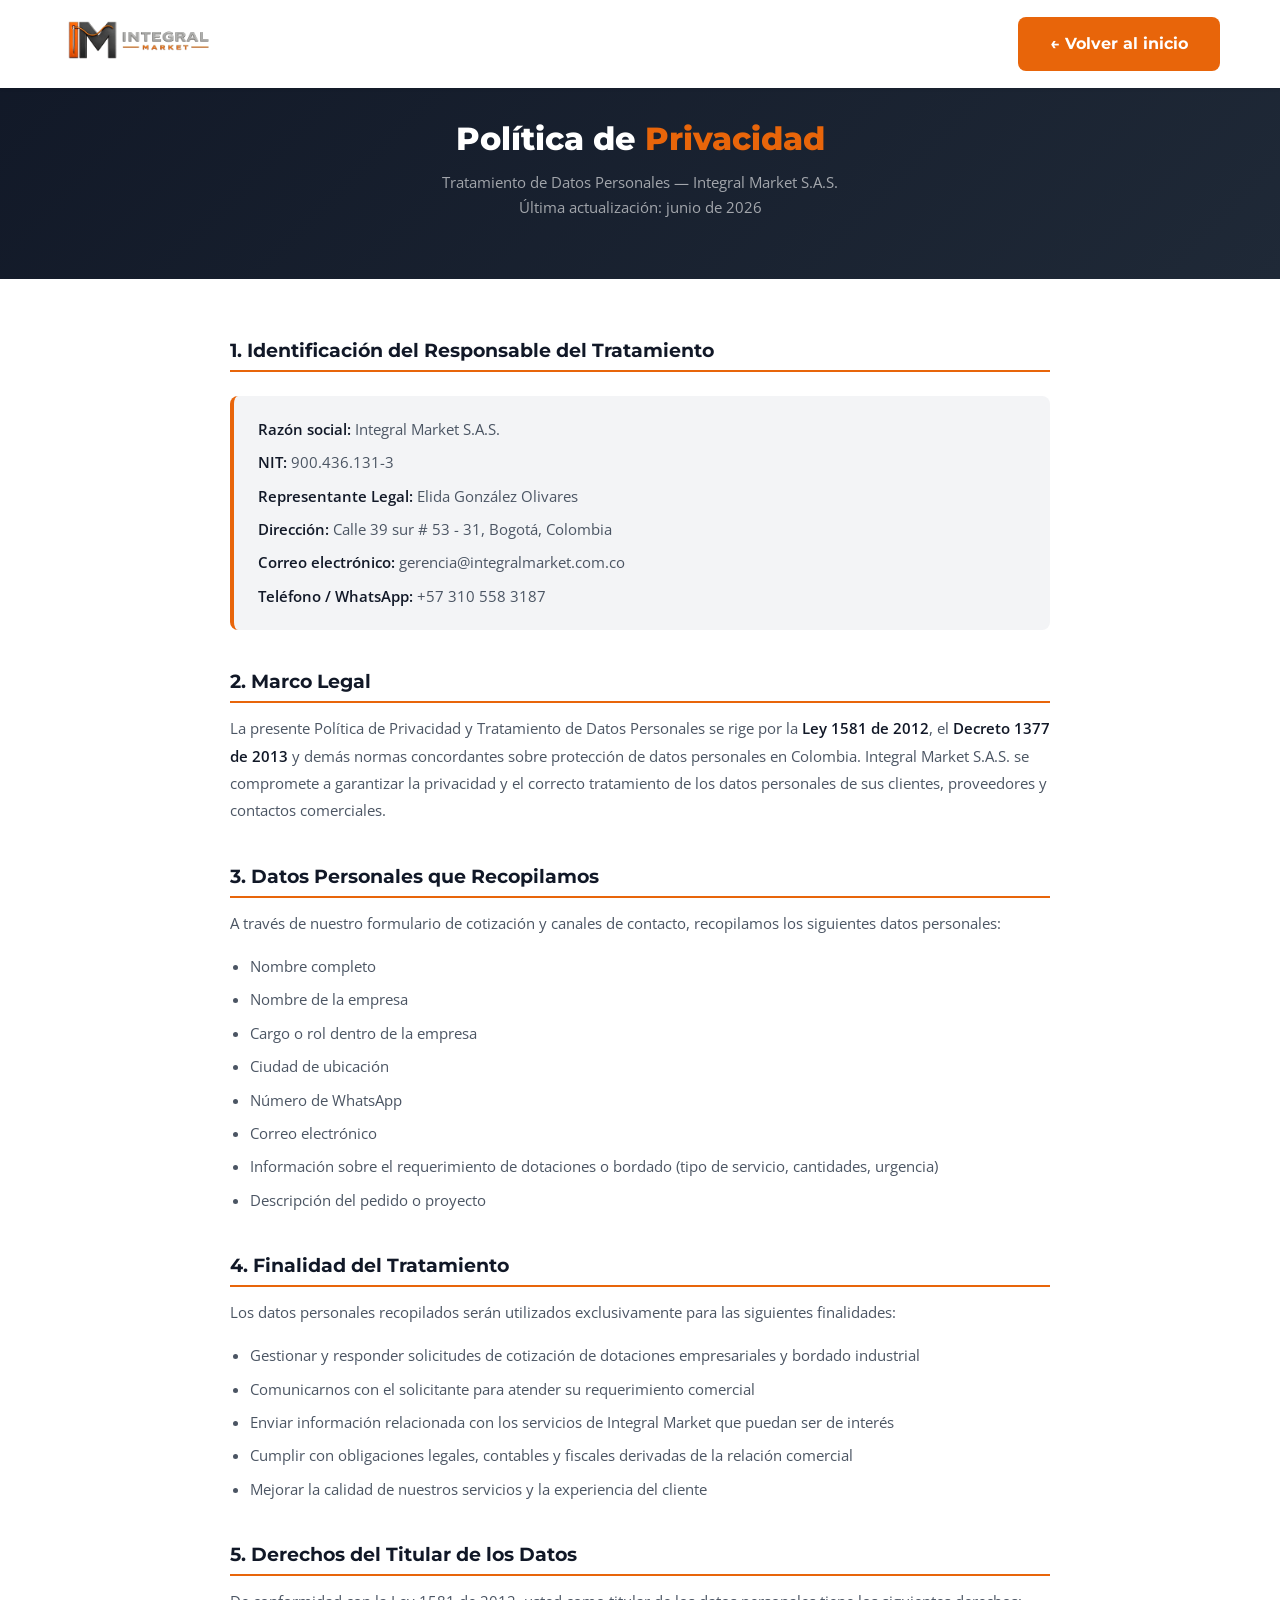
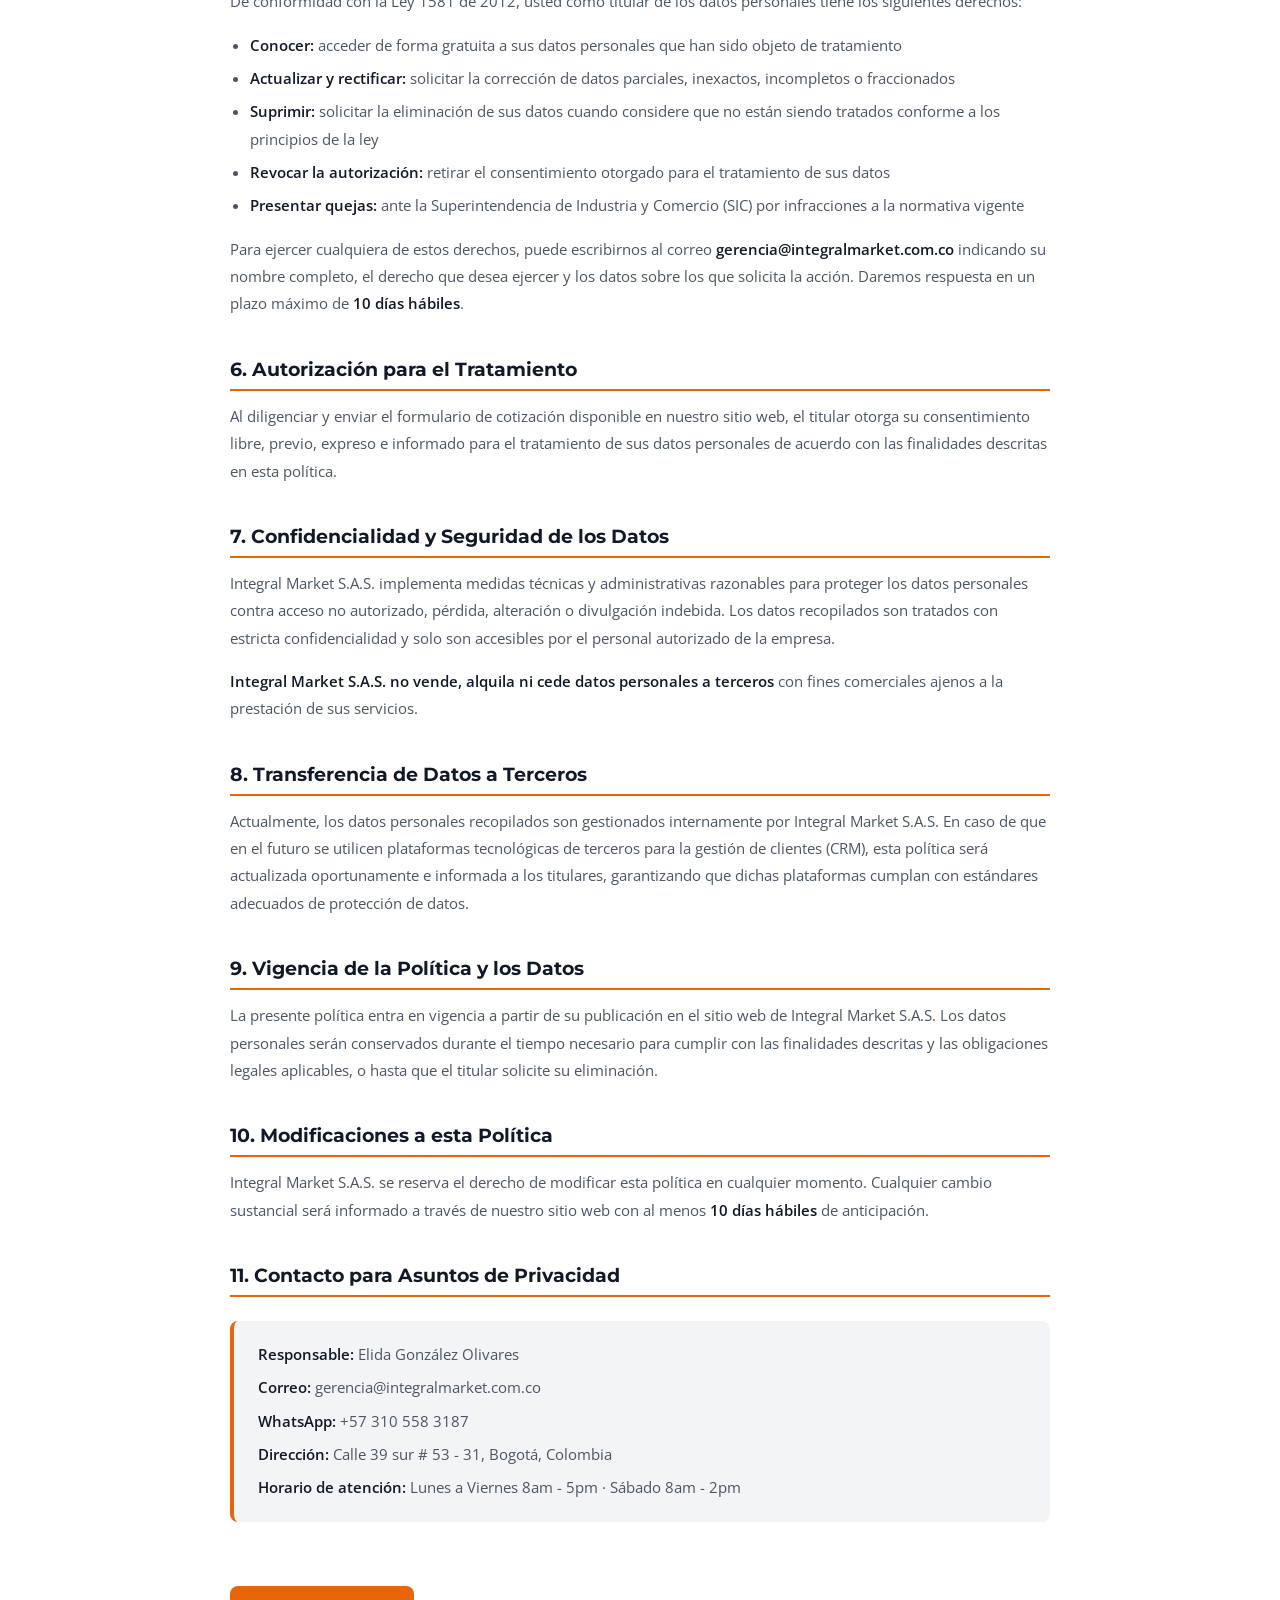
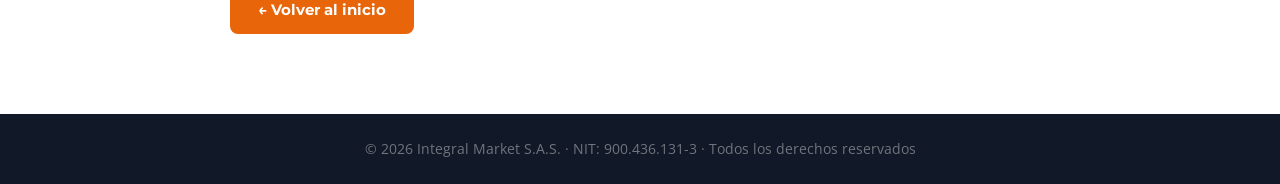
<file: politica-privacidad.html>
<!DOCTYPE html>
<html lang="es">
<head>
    <meta charset="UTF-8">
    <meta name="viewport" content="width=device-width, initial-scale=1.0">
    <meta name="description" content="Política de Privacidad y Tratamiento de Datos Personales — Integral Market S.A.S.">
    <title>Política de Privacidad | Integral Market</title>
    <link href="https://fonts.googleapis.com/css2?family=Montserrat:wght@400;500;600;700;800&family=Open+Sans:wght@400;500;600&display=swap" rel="stylesheet">
    <link rel="stylesheet" href="css/styles.css">
    <link rel="icon" type="image/png" href="favicon.png">
    <style>
        .legal-hero {
            background: linear-gradient(135deg, #111827 0%, #1F2937 100%);
            padding: 120px 0 60px;
            text-align: center;
        }
        .legal-hero h1 {
            font-family: 'Montserrat', sans-serif;
            font-size: 2rem;
            font-weight: 800;
            color: #FFFFFF;
            margin-bottom: 12px;
        }
        .legal-hero p {
            color: rgba(255,255,255,0.6);
            font-size: 0.95rem;
        }
        .legal-hero span {
            color: #E8650A;
        }
        .legal-content {
            max-width: 860px;
            margin: 0 auto;
            padding: 60px 20px 80px;
        }
        .legal-content h2 {
            font-family: 'Montserrat', sans-serif;
            font-size: 1.2rem;
            font-weight: 700;
            color: #111827;
            margin: 40px 0 12px;
            padding-bottom: 8px;
            border-bottom: 2px solid #E8650A;
        }
        .legal-content h2:first-child {
            margin-top: 0;
        }
        .legal-content p {
            font-family: 'Open Sans', sans-serif;
            font-size: 0.95rem;
            color: #4B5563;
            line-height: 1.8;
            margin-bottom: 16px;
        }
        .legal-content ul {
            margin: 0 0 16px 20px;
        }
        .legal-content ul li {
            font-family: 'Open Sans', sans-serif;
            font-size: 0.95rem;
            color: #4B5563;
            line-height: 1.8;
            margin-bottom: 6px;
        }
        .legal-content strong {
            color: #111827;
            font-weight: 600;
        }
        .legal-info-box {
            background-color: #F3F4F6;
            border-left: 4px solid #E8650A;
            border-radius: 8px;
            padding: 20px 24px;
            margin: 24px 0;
        }
        .legal-info-box p {
            margin-bottom: 6px;
        }
        .legal-info-box p:last-child {
            margin-bottom: 0;
        }
        .legal-back {
            display: inline-flex;
            align-items: center;
            gap: 8px;
            background-color: #E8650A;
            color: #FFFFFF;
            padding: 12px 28px;
            border-radius: 8px;
            font-family: 'Montserrat', sans-serif;
            font-weight: 700;
            font-size: 0.95rem;
            text-decoration: none;
            margin-top: 40px;
            transition: all 0.3s ease;
        }
        .legal-back:hover {
            background-color: #CF5A09;
            transform: translateY(-2px);
        }
        .legal-footer {
            background-color: #111827;
            padding: 24px 0;
            text-align: center;
        }
        .legal-footer p {
            color: rgba(255,255,255,0.4);
            font-family: 'Open Sans', sans-serif;
            font-size: 0.85rem;
        }
    </style>
</head>
<body>

    <!-- HEADER -->
    <header>
        <div class="container">
            <nav>
                <div class="nav-logo">
                    <a href="index.html" aria-label="Ir al inicio">
                        <img src="images/logo.png" class="nav-logo-img">
                    </a>
                </div>
                <div class="nav-actions">
                    <a href="index.html" class="btn-primary">← Volver al inicio</a>
                </div>
            </nav>
        </div>
    </header>

    <!-- HERO -->
    <div class="legal-hero">
        <div class="container">
            <h1>Política de <span>Privacidad</span></h1>
            <p>Tratamiento de Datos Personales — Integral Market S.A.S.</p>
            <p>Última actualización: junio de 2026</p>
        </div>
    </div>

    <!-- CONTENIDO -->
    <div class="legal-content">

        <h2>1. Identificación del Responsable del Tratamiento</h2>
        <div class="legal-info-box">
            <p><strong>Razón social:</strong> Integral Market S.A.S.</p>
            <p><strong>NIT:</strong> 900.436.131-3</p>
            <p><strong>Representante Legal:</strong> Elida González Olivares</p>
            <p><strong>Dirección:</strong> Calle 39 sur # 53 - 31, Bogotá, Colombia</p>
            <p><strong>Correo electrónico:</strong> gerencia@integralmarket.com.co</p>
            <p><strong>Teléfono / WhatsApp:</strong> +57 310 558 3187</p>
        </div>

        <h2>2. Marco Legal</h2>
        <p>La presente Política de Privacidad y Tratamiento de Datos Personales se rige por la <strong>Ley 1581 de 2012</strong>, el <strong>Decreto 1377 de 2013</strong> y demás normas concordantes sobre protección de datos personales en Colombia. Integral Market S.A.S. se compromete a garantizar la privacidad y el correcto tratamiento de los datos personales de sus clientes, proveedores y contactos comerciales.</p>

        <h2>3. Datos Personales que Recopilamos</h2>
        <p>A través de nuestro formulario de cotización y canales de contacto, recopilamos los siguientes datos personales:</p>
        <ul>
            <li>Nombre completo</li>
            <li>Nombre de la empresa</li>
            <li>Cargo o rol dentro de la empresa</li>
            <li>Ciudad de ubicación</li>
            <li>Número de WhatsApp</li>
            <li>Correo electrónico</li>
            <li>Información sobre el requerimiento de dotaciones o bordado (tipo de servicio, cantidades, urgencia)</li>
            <li>Descripción del pedido o proyecto</li>
        </ul>

        <h2>4. Finalidad del Tratamiento</h2>
        <p>Los datos personales recopilados serán utilizados exclusivamente para las siguientes finalidades:</p>
        <ul>
            <li>Gestionar y responder solicitudes de cotización de dotaciones empresariales y bordado industrial</li>
            <li>Comunicarnos con el solicitante para atender su requerimiento comercial</li>
            <li>Enviar información relacionada con los servicios de Integral Market que puedan ser de interés</li>
            <li>Cumplir con obligaciones legales, contables y fiscales derivadas de la relación comercial</li>
            <li>Mejorar la calidad de nuestros servicios y la experiencia del cliente</li>
        </ul>

        <h2>5. Derechos del Titular de los Datos</h2>
        <p>De conformidad con la Ley 1581 de 2012, usted como titular de los datos personales tiene los siguientes derechos:</p>
        <ul>
            <li><strong>Conocer:</strong> acceder de forma gratuita a sus datos personales que han sido objeto de tratamiento</li>
            <li><strong>Actualizar y rectificar:</strong> solicitar la corrección de datos parciales, inexactos, incompletos o fraccionados</li>
            <li><strong>Suprimir:</strong> solicitar la eliminación de sus datos cuando considere que no están siendo tratados conforme a los principios de la ley</li>
            <li><strong>Revocar la autorización:</strong> retirar el consentimiento otorgado para el tratamiento de sus datos</li>
            <li><strong>Presentar quejas:</strong> ante la Superintendencia de Industria y Comercio (SIC) por infracciones a la normativa vigente</li>
        </ul>
        <p>Para ejercer cualquiera de estos derechos, puede escribirnos al correo <strong>gerencia@integralmarket.com.co</strong> indicando su nombre completo, el derecho que desea ejercer y los datos sobre los que solicita la acción. Daremos respuesta en un plazo máximo de <strong>10 días hábiles</strong>.</p>

        <h2>6. Autorización para el Tratamiento</h2>
        <p>Al diligenciar y enviar el formulario de cotización disponible en nuestro sitio web, el titular otorga su consentimiento libre, previo, expreso e informado para el tratamiento de sus datos personales de acuerdo con las finalidades descritas en esta política.</p>

        <h2>7. Confidencialidad y Seguridad de los Datos</h2>
        <p>Integral Market S.A.S. implementa medidas técnicas y administrativas razonables para proteger los datos personales contra acceso no autorizado, pérdida, alteración o divulgación indebida. Los datos recopilados son tratados con estricta confidencialidad y solo son accesibles por el personal autorizado de la empresa.</p>
        <p><strong>Integral Market S.A.S. no vende, alquila ni cede datos personales a terceros</strong> con fines comerciales ajenos a la prestación de sus servicios.</p>

        <h2>8. Transferencia de Datos a Terceros</h2>
        <p>Actualmente, los datos personales recopilados son gestionados internamente por Integral Market S.A.S. En caso de que en el futuro se utilicen plataformas tecnológicas de terceros para la gestión de clientes (CRM), esta política será actualizada oportunamente e informada a los titulares, garantizando que dichas plataformas cumplan con estándares adecuados de protección de datos.</p>

        <h2>9. Vigencia de la Política y los Datos</h2>
        <p>La presente política entra en vigencia a partir de su publicación en el sitio web de Integral Market S.A.S. Los datos personales serán conservados durante el tiempo necesario para cumplir con las finalidades descritas y las obligaciones legales aplicables, o hasta que el titular solicite su eliminación.</p>

        <h2>10. Modificaciones a esta Política</h2>
        <p>Integral Market S.A.S. se reserva el derecho de modificar esta política en cualquier momento. Cualquier cambio sustancial será informado a través de nuestro sitio web con al menos <strong>10 días hábiles</strong> de anticipación.</p>

        <h2>11. Contacto para Asuntos de Privacidad</h2>
        <div class="legal-info-box">
            <p><strong>Responsable:</strong> Elida González Olivares</p>
            <p><strong>Correo:</strong> gerencia@integralmarket.com.co</p>
            <p><strong>WhatsApp:</strong> +57 310 558 3187</p>
            <p><strong>Dirección:</strong> Calle 39 sur # 53 - 31, Bogotá, Colombia</p>
            <p><strong>Horario de atención:</strong> Lunes a Viernes 8am - 5pm · Sábado 8am - 2pm</p>
        </div>

        <a href="index.html" class="legal-back">← Volver al inicio</a>

    </div>

    <!-- FOOTER -->
    <div class="legal-footer">
        <div class="container">
            <p>© 2026 Integral Market S.A.S. · NIT: 900.436.131-3 · Todos los derechos reservados</p>
        </div>
    </div>

</body>
</html>
</file>
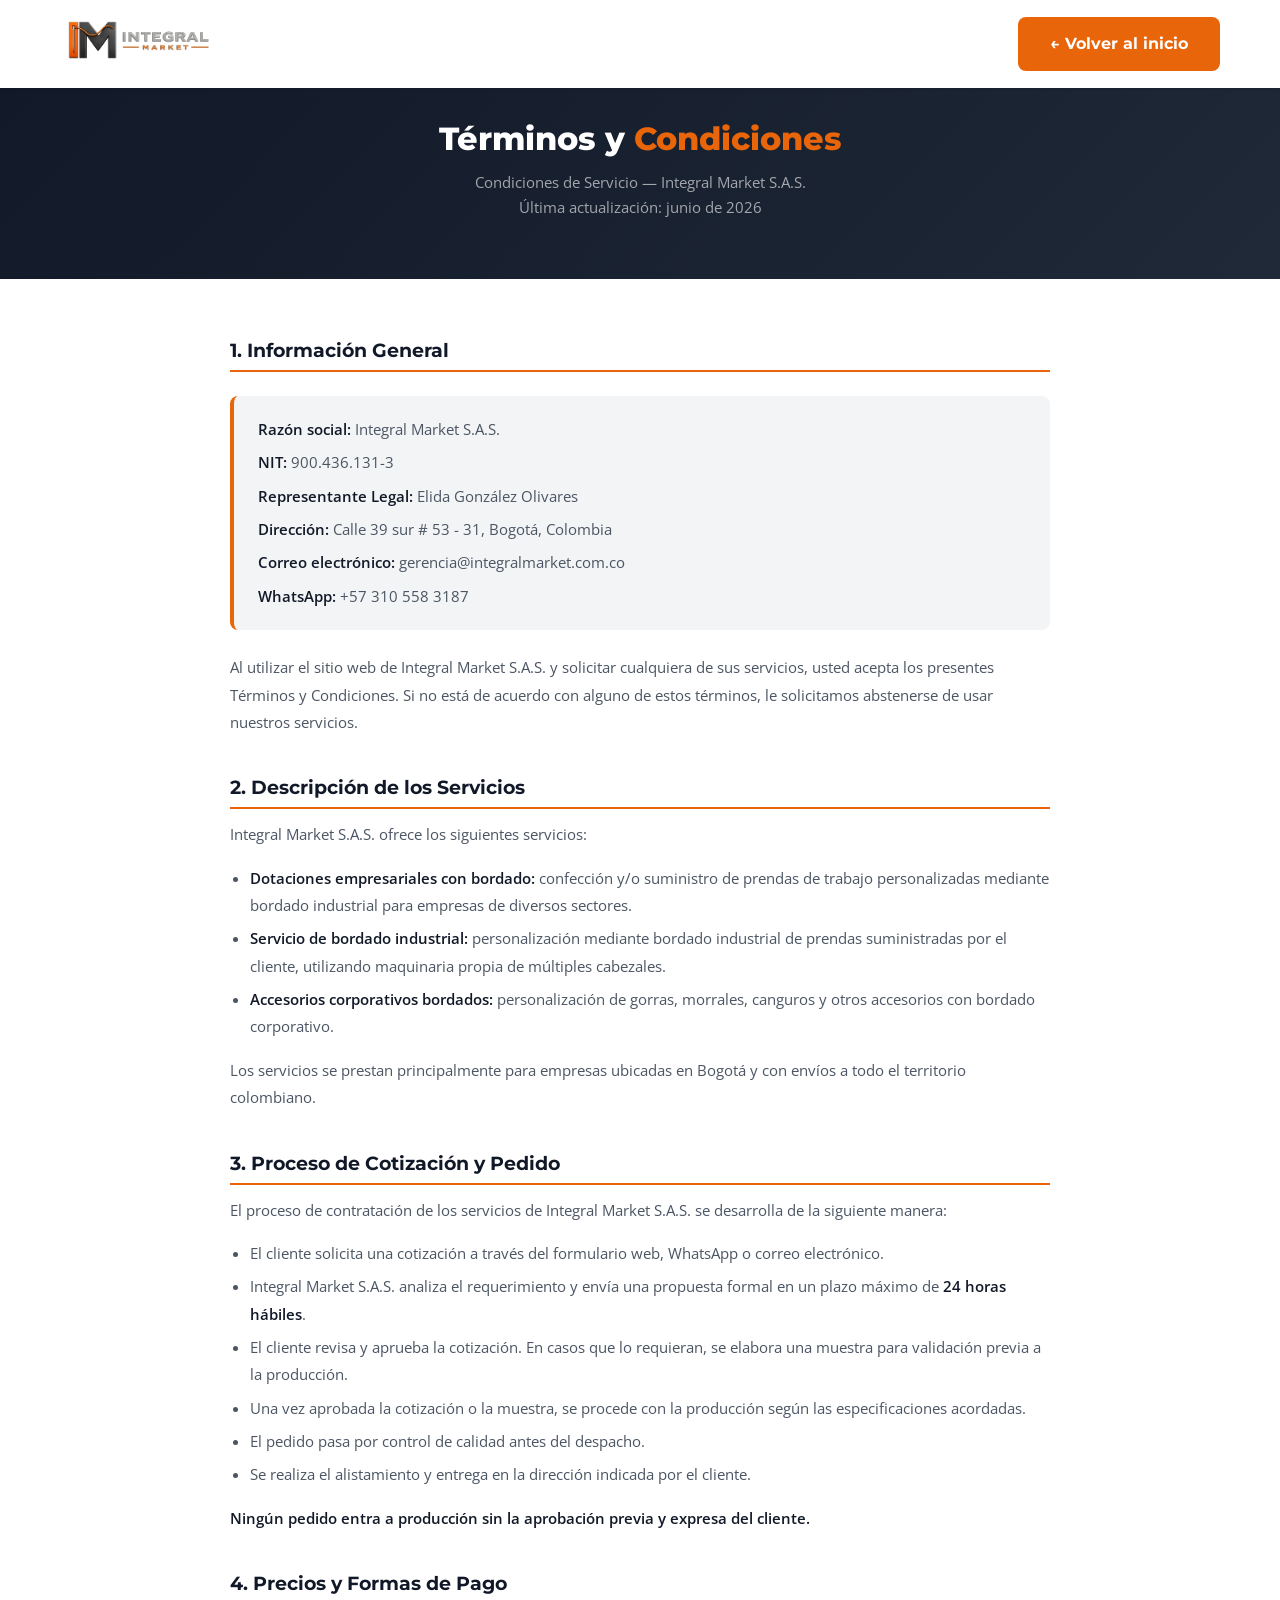
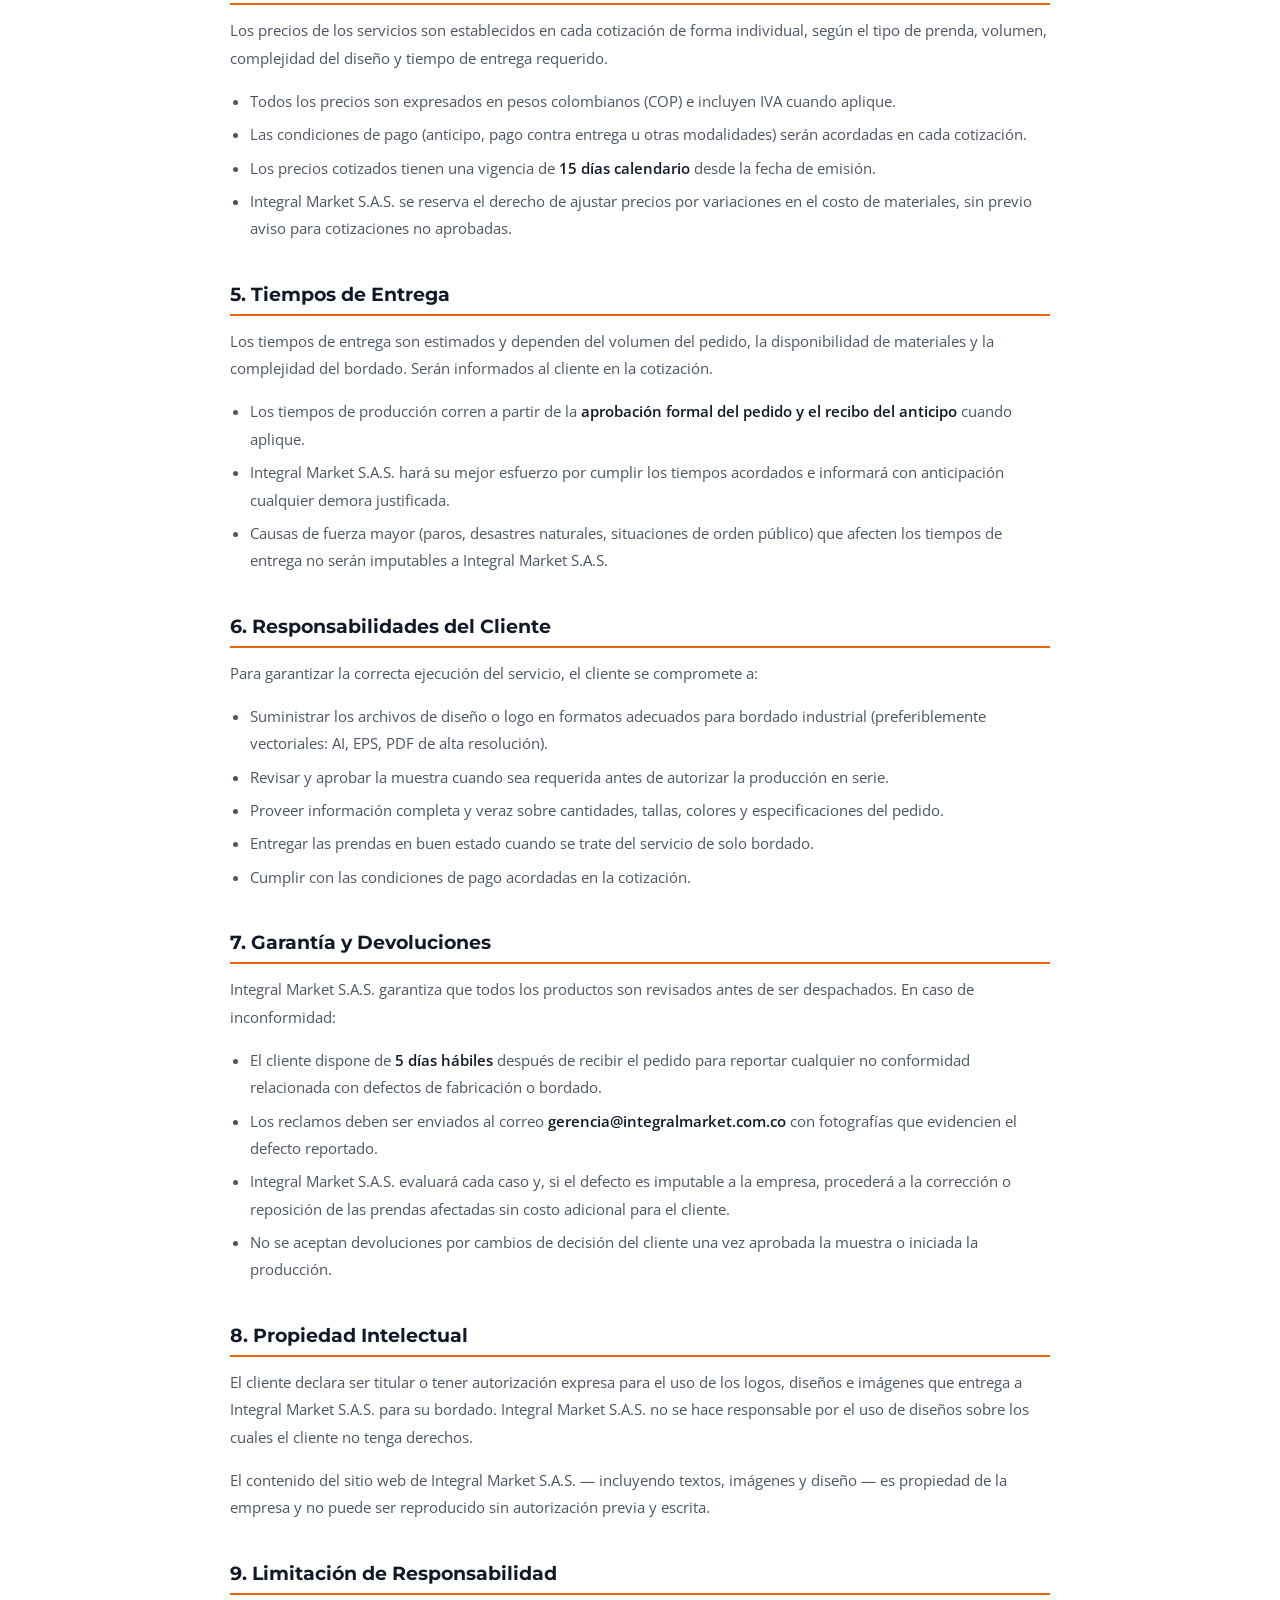
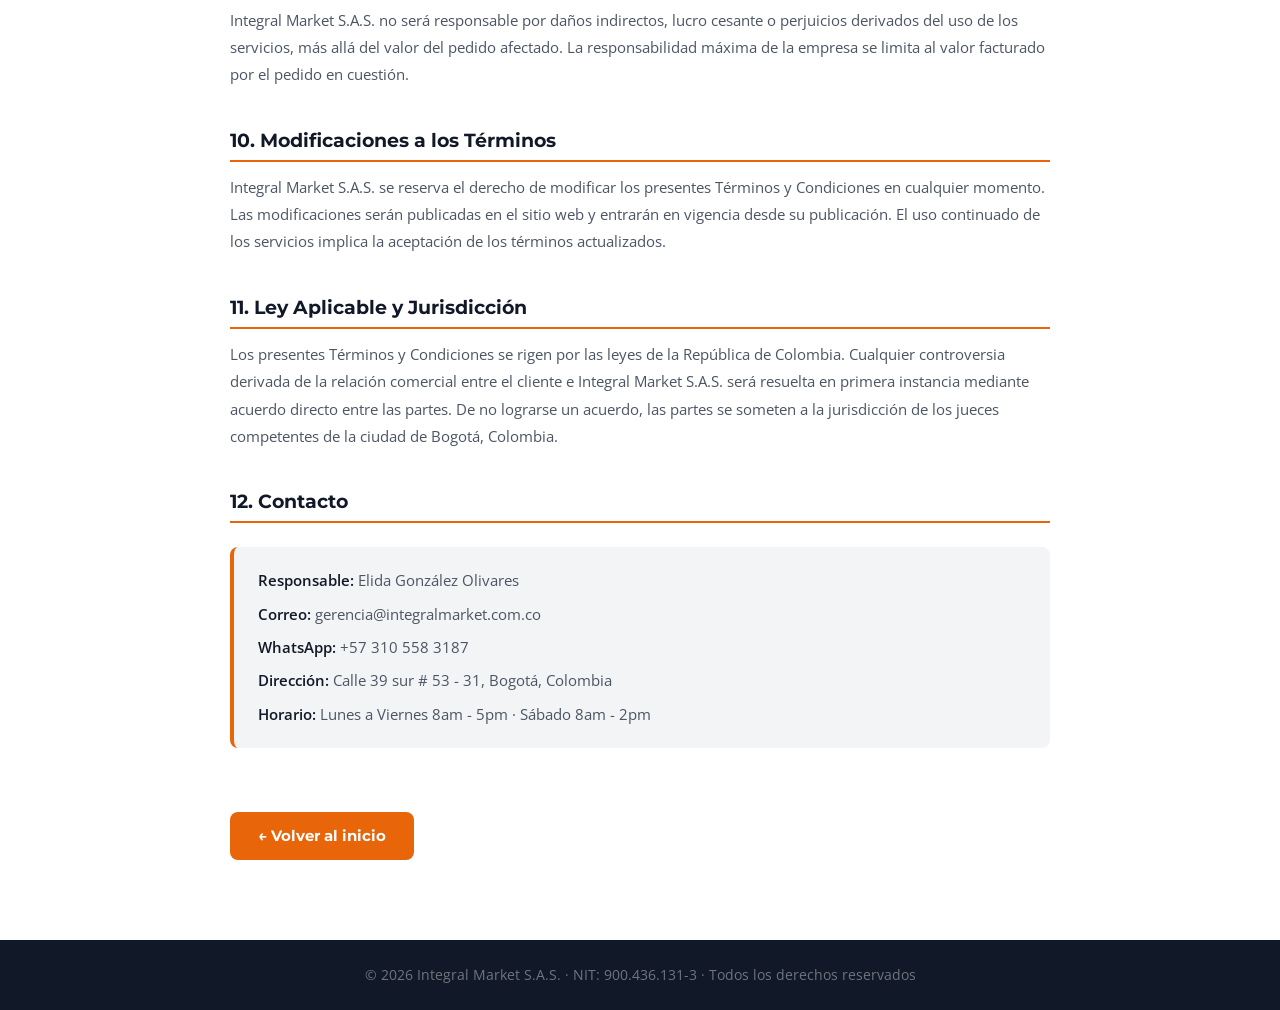
<file: terminos-condiciones.html>
<!DOCTYPE html>
<html lang="es">
<head>
    <meta charset="UTF-8">
    <meta name="viewport" content="width=device-width, initial-scale=1.0">
    <meta name="description" content="Términos y Condiciones de Servicio — Integral Market S.A.S.">
    <title>Términos y Condiciones | Integral Market</title>
    <link href="https://fonts.googleapis.com/css2?family=Montserrat:wght@400;500;600;700;800&family=Open+Sans:wght@400;500;600&display=swap" rel="stylesheet">
    <link rel="stylesheet" href="css/styles.css">
    <link rel="icon" type="image/png" href="favicon.png">
    <style>
        .legal-hero {
            background: linear-gradient(135deg, #111827 0%, #1F2937 100%);
            padding: 120px 0 60px;
            text-align: center;
        }
        .legal-hero h1 {
            font-family: 'Montserrat', sans-serif;
            font-size: 2rem;
            font-weight: 800;
            color: #FFFFFF;
            margin-bottom: 12px;
        }
        .legal-hero p {
            color: rgba(255,255,255,0.6);
            font-size: 0.95rem;
        }
        .legal-hero span {
            color: #E8650A;
        }
        .legal-content {
            max-width: 860px;
            margin: 0 auto;
            padding: 60px 20px 80px;
        }
        .legal-content h2 {
            font-family: 'Montserrat', sans-serif;
            font-size: 1.2rem;
            font-weight: 700;
            color: #111827;
            margin: 40px 0 12px;
            padding-bottom: 8px;
            border-bottom: 2px solid #E8650A;
        }
        .legal-content h2:first-child {
            margin-top: 0;
        }
        .legal-content p {
            font-family: 'Open Sans', sans-serif;
            font-size: 0.95rem;
            color: #4B5563;
            line-height: 1.8;
            margin-bottom: 16px;
        }
        .legal-content ul {
            margin: 0 0 16px 20px;
        }
        .legal-content ul li {
            font-family: 'Open Sans', sans-serif;
            font-size: 0.95rem;
            color: #4B5563;
            line-height: 1.8;
            margin-bottom: 6px;
        }
        .legal-content strong {
            color: #111827;
            font-weight: 600;
        }
        .legal-info-box {
            background-color: #F3F4F6;
            border-left: 4px solid #E8650A;
            border-radius: 8px;
            padding: 20px 24px;
            margin: 24px 0;
        }
        .legal-info-box p {
            margin-bottom: 6px;
        }
        .legal-info-box p:last-child {
            margin-bottom: 0;
        }
        .legal-back {
            display: inline-flex;
            align-items: center;
            gap: 8px;
            background-color: #E8650A;
            color: #FFFFFF;
            padding: 12px 28px;
            border-radius: 8px;
            font-family: 'Montserrat', sans-serif;
            font-weight: 700;
            font-size: 0.95rem;
            text-decoration: none;
            margin-top: 40px;
            transition: all 0.3s ease;
        }
        .legal-back:hover {
            background-color: #CF5A09;
            transform: translateY(-2px);
        }
        .legal-footer {
            background-color: #111827;
            padding: 24px 0;
            text-align: center;
        }
        .legal-footer p {
            color: rgba(255,255,255,0.4);
            font-family: 'Open Sans', sans-serif;
            font-size: 0.85rem;
        }
    </style>
</head>
<body>

    <!-- HEADER -->
    <header>
        <div class="container">
            <nav>
                <div class="nav-logo">
                    <a href="index.html" aria-label="Ir al inicio">
                        <img src="images/logo.png" class="nav-logo-img">
                    </a>
                </div>
                <div class="nav-actions">
                    <a href="index.html" class="btn-primary">← Volver al inicio</a>
                </div>
            </nav>
        </div>
    </header>

    <!-- HERO -->
    <div class="legal-hero">
        <div class="container">
            <h1>Términos y <span>Condiciones</span></h1>
            <p>Condiciones de Servicio — Integral Market S.A.S.</p>
            <p>Última actualización: junio de 2026</p>
        </div>
    </div>

    <!-- CONTENIDO -->
    <div class="legal-content">

        <h2>1. Información General</h2>
        <div class="legal-info-box">
            <p><strong>Razón social:</strong> Integral Market S.A.S.</p>
            <p><strong>NIT:</strong> 900.436.131-3</p>
            <p><strong>Representante Legal:</strong> Elida González Olivares</p>
            <p><strong>Dirección:</strong> Calle 39 sur # 53 - 31, Bogotá, Colombia</p>
            <p><strong>Correo electrónico:</strong> gerencia@integralmarket.com.co</p>
            <p><strong>WhatsApp:</strong> +57 310 558 3187</p>
        </div>
        <p>Al utilizar el sitio web de Integral Market S.A.S. y solicitar cualquiera de sus servicios, usted acepta los presentes Términos y Condiciones. Si no está de acuerdo con alguno de estos términos, le solicitamos abstenerse de usar nuestros servicios.</p>

        <h2>2. Descripción de los Servicios</h2>
        <p>Integral Market S.A.S. ofrece los siguientes servicios:</p>
        <ul>
            <li><strong>Dotaciones empresariales con bordado:</strong> confección y/o suministro de prendas de trabajo personalizadas mediante bordado industrial para empresas de diversos sectores.</li>
            <li><strong>Servicio de bordado industrial:</strong> personalización mediante bordado industrial de prendas suministradas por el cliente, utilizando maquinaria propia de múltiples cabezales.</li>
            <li><strong>Accesorios corporativos bordados:</strong> personalización de gorras, morrales, canguros y otros accesorios con bordado corporativo.</li>
        </ul>
        <p>Los servicios se prestan principalmente para empresas ubicadas en Bogotá y con envíos a todo el territorio colombiano.</p>

        <h2>3. Proceso de Cotización y Pedido</h2>
        <p>El proceso de contratación de los servicios de Integral Market S.A.S. se desarrolla de la siguiente manera:</p>
        <ul>
            <li>El cliente solicita una cotización a través del formulario web, WhatsApp o correo electrónico.</li>
            <li>Integral Market S.A.S. analiza el requerimiento y envía una propuesta formal en un plazo máximo de <strong>24 horas hábiles</strong>.</li>
            <li>El cliente revisa y aprueba la cotización. En casos que lo requieran, se elabora una muestra para validación previa a la producción.</li>
            <li>Una vez aprobada la cotización o la muestra, se procede con la producción según las especificaciones acordadas.</li>
            <li>El pedido pasa por control de calidad antes del despacho.</li>
            <li>Se realiza el alistamiento y entrega en la dirección indicada por el cliente.</li>
        </ul>
        <p><strong>Ningún pedido entra a producción sin la aprobación previa y expresa del cliente.</strong></p>

        <h2>4. Precios y Formas de Pago</h2>
        <p>Los precios de los servicios son establecidos en cada cotización de forma individual, según el tipo de prenda, volumen, complejidad del diseño y tiempo de entrega requerido.</p>
        <ul>
            <li>Todos los precios son expresados en pesos colombianos (COP) e incluyen IVA cuando aplique.</li>
            <li>Las condiciones de pago (anticipo, pago contra entrega u otras modalidades) serán acordadas en cada cotización.</li>
            <li>Los precios cotizados tienen una vigencia de <strong>15 días calendario</strong> desde la fecha de emisión.</li>
            <li>Integral Market S.A.S. se reserva el derecho de ajustar precios por variaciones en el costo de materiales, sin previo aviso para cotizaciones no aprobadas.</li>
        </ul>

        <h2>5. Tiempos de Entrega</h2>
        <p>Los tiempos de entrega son estimados y dependen del volumen del pedido, la disponibilidad de materiales y la complejidad del bordado. Serán informados al cliente en la cotización.</p>
        <ul>
            <li>Los tiempos de producción corren a partir de la <strong>aprobación formal del pedido y el recibo del anticipo</strong> cuando aplique.</li>
            <li>Integral Market S.A.S. hará su mejor esfuerzo por cumplir los tiempos acordados e informará con anticipación cualquier demora justificada.</li>
            <li>Causas de fuerza mayor (paros, desastres naturales, situaciones de orden público) que afecten los tiempos de entrega no serán imputables a Integral Market S.A.S.</li>
        </ul>

        <h2>6. Responsabilidades del Cliente</h2>
        <p>Para garantizar la correcta ejecución del servicio, el cliente se compromete a:</p>
        <ul>
            <li>Suministrar los archivos de diseño o logo en formatos adecuados para bordado industrial (preferiblemente vectoriales: AI, EPS, PDF de alta resolución).</li>
            <li>Revisar y aprobar la muestra cuando sea requerida antes de autorizar la producción en serie.</li>
            <li>Proveer información completa y veraz sobre cantidades, tallas, colores y especificaciones del pedido.</li>
            <li>Entregar las prendas en buen estado cuando se trate del servicio de solo bordado.</li>
            <li>Cumplir con las condiciones de pago acordadas en la cotización.</li>
        </ul>

        <h2>7. Garantía y Devoluciones</h2>
        <p>Integral Market S.A.S. garantiza que todos los productos son revisados antes de ser despachados. En caso de inconformidad:</p>
        <ul>
            <li>El cliente dispone de <strong>5 días hábiles</strong> después de recibir el pedido para reportar cualquier no conformidad relacionada con defectos de fabricación o bordado.</li>
            <li>Los reclamos deben ser enviados al correo <strong>gerencia@integralmarket.com.co</strong> con fotografías que evidencien el defecto reportado.</li>
            <li>Integral Market S.A.S. evaluará cada caso y, si el defecto es imputable a la empresa, procederá a la corrección o reposición de las prendas afectadas sin costo adicional para el cliente.</li>
            <li>No se aceptan devoluciones por cambios de decisión del cliente una vez aprobada la muestra o iniciada la producción.</li>
        </ul>

        <h2>8. Propiedad Intelectual</h2>
        <p>El cliente declara ser titular o tener autorización expresa para el uso de los logos, diseños e imágenes que entrega a Integral Market S.A.S. para su bordado. Integral Market S.A.S. no se hace responsable por el uso de diseños sobre los cuales el cliente no tenga derechos.</p>
        <p>El contenido del sitio web de Integral Market S.A.S. — incluyendo textos, imágenes y diseño — es propiedad de la empresa y no puede ser reproducido sin autorización previa y escrita.</p>

        <h2>9. Limitación de Responsabilidad</h2>
        <p>Integral Market S.A.S. no será responsable por daños indirectos, lucro cesante o perjuicios derivados del uso de los servicios, más allá del valor del pedido afectado. La responsabilidad máxima de la empresa se limita al valor facturado por el pedido en cuestión.</p>

        <h2>10. Modificaciones a los Términos</h2>
        <p>Integral Market S.A.S. se reserva el derecho de modificar los presentes Términos y Condiciones en cualquier momento. Las modificaciones serán publicadas en el sitio web y entrarán en vigencia desde su publicación. El uso continuado de los servicios implica la aceptación de los términos actualizados.</p>

        <h2>11. Ley Aplicable y Jurisdicción</h2>
        <p>Los presentes Términos y Condiciones se rigen por las leyes de la República de Colombia. Cualquier controversia derivada de la relación comercial entre el cliente e Integral Market S.A.S. será resuelta en primera instancia mediante acuerdo directo entre las partes. De no lograrse un acuerdo, las partes se someten a la jurisdicción de los jueces competentes de la ciudad de Bogotá, Colombia.</p>

        <h2>12. Contacto</h2>
        <div class="legal-info-box">
            <p><strong>Responsable:</strong> Elida González Olivares</p>
            <p><strong>Correo:</strong> gerencia@integralmarket.com.co</p>
            <p><strong>WhatsApp:</strong> +57 310 558 3187</p>
            <p><strong>Dirección:</strong> Calle 39 sur # 53 - 31, Bogotá, Colombia</p>
            <p><strong>Horario:</strong> Lunes a Viernes 8am - 5pm · Sábado 8am - 2pm</p>
        </div>

        <a href="index.html" class="legal-back">← Volver al inicio</a>

    </div>

    <!-- FOOTER -->
    <div class="legal-footer">
        <div class="container">
            <p>© 2026 Integral Market S.A.S. · NIT: 900.436.131-3 · Todos los derechos reservados</p>
        </div>
    </div>

</body>
</html>
</file>
<file: css/styles.css>
/* ============================================
   RESET Y VARIABLES
============================================ */
* {
    margin: 0;
    padding: 0;
    box-sizing: border-box;
}

:root {
    --naranja: #E8650A;
    --naranja-hover: #CF5A09;
    --gris: #6B7280;
    --gris-claro: #F3F4F6;
    --gris-medio: #E5E7EB;
    --negro: #111827;
    --negro-suave: #1F2937;
    --blanco: #FFFFFF;
    --texto-principal: #111827;
    --texto-secundario: #4B5563;
    --sombra: 0 4px 6px -1px rgba(0,0,0,0.1), 0 2px 4px -1px rgba(0,0,0,0.06);
    --sombra-hover: 0 20px 25px -5px rgba(0,0,0,0.1), 0 10px 10px -5px rgba(0,0,0,0.04);
    --radio: 8px;
    --transicion: all 0.3s ease;
}

html {
    scroll-behavior: smooth;
}

body {
    font-family: 'Open Sans', sans-serif;
    color: var(--texto-principal);
    line-height: 1.6;
    overflow-x: hidden;
}

h1, h2, h3, h4, h5 {
    font-family: 'Montserrat', sans-serif;
    line-height: 1.2;
}

img {
    max-width: 100%;
    height: auto;
}

a {
    text-decoration: none;
    color: inherit;
}

.container {
    max-width: 1200px;
    margin: 0 auto;
    padding: 0 20px;
}

.section-padding {
    padding: 80px 0;
}

.section-title {
    font-size: 2rem;
    font-weight: 800;
    color: var(--negro);
    margin-bottom: 16px;
}

.section-subtitle {
    font-size: 1.1rem;
    color: var(--texto-secundario);
    margin-bottom: 48px;
    max-width: 600px;
    margin-left: auto;
    margin-right: auto;
}

.text-center {
    text-align: center;
}

/* ============================================
   BOTONES
============================================ */
.btn-primary {
    display: inline-flex;
    align-items: center;
    gap: 8px;
    background-color: var(--naranja);
    color: var(--blanco);
    padding: 14px 32px;
    border-radius: var(--radio);
    font-family: 'Montserrat', sans-serif;
    font-weight: 700;
    font-size: 1rem;
    transition: var(--transicion);
    border: none;
    cursor: pointer;
}

.btn-primary:hover {
    background-color: var(--naranja-hover);
    transform: translateY(-2px);
    box-shadow: var(--sombra-hover);
}

.btn-secondary {
    display: inline-flex;
    align-items: center;
    gap: 8px;
    background-color: transparent;
    color: var(--blanco);
    padding: 14px 32px;
    border-radius: var(--radio);
    font-family: 'Montserrat', sans-serif;
    font-weight: 700;
    font-size: 1rem;
    transition: var(--transicion);
    border: 2px solid var(--blanco);
    cursor: pointer;
}

.btn-secondary:hover {
    background-color: var(--blanco);
    color: var(--negro);
    transform: translateY(-2px);
}

.btn-outline {
    display: inline-flex;
    align-items: center;
    gap: 8px;
    background-color: transparent;
    color: var(--naranja);
    padding: 12px 28px;
    border-radius: var(--radio);
    font-family: 'Montserrat', sans-serif;
    font-weight: 700;
    font-size: 0.95rem;
    transition: var(--transicion);
    border: 2px solid var(--naranja);
    cursor: pointer;
}

.btn-outline:hover {
    background-color: var(--naranja);
    color: var(--blanco);
    transform: translateY(-2px);
}

/* ============================================
   HEADER
============================================ */
header {
    position: fixed;
    top: 0;
    left: 0;
    right: 0;
    z-index: 1000;
    background-color: var(--blanco);
    box-shadow: 0 1px 3px rgba(0,0,0,0.1);
    transition: var(--transicion);
}

nav {
    display: flex;
    align-items: center;
    justify-content: space-between;
    padding: 5px 0;
}

.nav-logo {
    display: flex;
    align-items: center;
    gap: 16px;
}

.nav-logo-img {
    height: 70px;
    width: auto;
    object-fit: contain;
}

.logo-placeholder {
    width: 48px;
    height: 48px;
    background-color: var(--naranja);
    border-radius: 8px;
    display: flex;
    align-items: center;
    justify-content: center;
    color: white;
    font-family: 'Montserrat', sans-serif;
    font-weight: 800;
    font-size: 1.1rem;
}

.logo-text {
    display: flex;
    flex-direction: column;
}

.logo-text span:first-child {
    font-family: 'Montserrat', sans-serif;
    font-weight: 800;
    font-size: 1.1rem;
    color: var(--negro);
    line-height: 1;
}

.logo-text span:last-child {
    font-family: 'Montserrat', sans-serif;
    font-weight: 500;
    font-size: 0.7rem;
    color: var(--gris);
    letter-spacing: 1px;
    text-transform: uppercase;
}

.nav-menu {
    display: flex;
    list-style: none;
    gap: 32px;
    align-items: center;
}

.nav-menu a {
    font-family: 'Montserrat', sans-serif;
    font-weight: 600;
    font-size: 0.9rem;
    color: var(--texto-secundario);
    transition: var(--transicion);
    position: relative;
}

.nav-menu a:hover {
    color: var(--naranja);
}

.nav-menu a::after {
    content: '';
    position: absolute;
    bottom: -4px;
    left: 0;
    width: 0;
    height: 2px;
    background-color: var(--naranja);
    transition: var(--transicion);
}

.nav-menu a:hover::after {
    width: 100%;
}

.nav-actions {
    display: flex;
    align-items: center;
    gap: 16px;
}
/* Corrección WhatsApp en móvil */
.nav-whatsapp {
    display: flex;
    align-items: center;
    gap: 8px;
    font-family: 'Montserrat', sans-serif;
    font-weight: 600;
    font-size: 0.85rem;
    color: #25D366;
    transition: var(--transicion);
	white-space: nowrap; /* Evita que el número se rompa */
}



.nav-whatsapp:hover {
    opacity: 0.8;
}

.nav-whatsapp i {
    font-size: 1.2rem;
}

.hamburger {
    display: none;
    flex-direction: column;
    gap: 5px;
    cursor: pointer;
    padding: 4px;
}

.hamburger span {
    width: 24px;
    height: 2px;
    background-color: var(--negro);
    transition: var(--transicion);
}

/* ============================================
   HERO
============================================ */
.hero {
    margin-top: 80px;
    min-height: 90vh;
    background: linear-gradient(135deg, var(--negro) 0%, var(--negro-suave) 50%, #2D3748 100%);
    display: flex;
    align-items: center;
    position: relative;
    overflow: hidden;
}
.hero .container {
    display: flex;
    align-items: center;
    justify-content: flex-start;
    width: 100%;
}
.hero::before {
    content: '';
    position: absolute;
    top: 0;
    right: 0;
    width: 50%;
    height: 100%;
    background: url('../images/hero-bg.jpg') center/cover;
    opacity: 0.9;
}

.hero::after {
    content: '';
    position: absolute;
    top: 0;
    left: 0;
    right: 0;
    bottom: 0;
    background: linear-gradient(90deg, var(--negro) 40%, transparent 100%);
}

.hero-content {
    position: relative;
     z-index: 2;
    max-width: 650px;
    margin-right: auto;
    margin-left: 0;
    padding-left: 0;
}

.hero-badge {
    display: inline-flex;
    align-items: center;
    gap: 8px;
    background-color: rgba(232, 101, 10, 0.2);
    color: var(--naranja);
    padding: 8px 16px;
    border-radius: 50px;
    font-family: 'Montserrat', sans-serif;
    font-weight: 600;
    font-size: 0.85rem;
    margin-bottom: 20px;
    border: 1px solid rgba(232, 101, 10, 0.3);
}

.hero h1 {
    font-size: 2.6rem;
    font-weight: 800;
    color: var(--blanco);
    margin-bottom: 28px;
	margin-top: 8px;
    line-height: 1.2;
	text-wrap: balance; /* Distribuye el texto simétricamente */
    max-width: 580px;
	text-align: center;
}

/* Para navegadores que no soportan text-wrap: balance */
@supports not (text-wrap: balance) {
    .hero h1 {
        hyphens: auto;
    }
}

.hero h1 span {
    color: var(--naranja);
}

.hero p {
    font-size: 1.1rem;
    color: rgba(255,255,255,0.8);
    margin-bottom: 40px;
    line-height: 1.85;
	max-width: 520px; 
	text-align: justify;
}

.hero-buttons {
    display: flex;
    gap: 16px;
    flex-wrap: wrap;
}

.hero-tags {
    display: flex;
    gap: 24px;
    margin-top: 48px;
    flex-wrap: wrap;
	justify-content: center;
    width: 100%;
}

.hero-tag {
    display: flex;
    align-items: center;
    gap: 8px;
    color: rgba(255,255,255,0.7);
    font-size: 0.9rem;
}

.hero-tag i {
    color: var(--naranja);
}

/* ============================================
   ESTADÍSTICAS
============================================ */
.stats {
    background-color: var(--naranja);
    padding: 48px 0;
}

.stats-grid {
    display: grid;
    grid-template-columns: repeat(3, 1fr);
    gap: 32px;
    text-align: center;
}

.stat-item {
    color: var(--blanco);
}

.stat-number {
    font-family: 'Montserrat', sans-serif;
    font-size: 2.8rem;
    font-weight: 800;
    line-height: 1;
    margin-bottom: 8px;
}

.stat-label {
    font-size: 0.95rem;
    font-weight: 600;
    opacity: 0.95;
    margin-bottom: 4px;
}

.stat-description {
    font-size: 0.78rem;
    opacity: 0.75;
    margin-top: 6px;
    line-height: 1.4;
}

/* ============================================
   ESTÁNDARES DE CALIDAD
============================================ */
.estandares {
    background-color: var(--blanco);
}

.estandares-grid {
    display: grid;
    grid-template-columns: repeat(2, 1fr);
    gap: 24px;
}

.estandar-card {
    display: flex;
    gap: 20px;
    align-items: flex-start;
    background: linear-gradient(135deg, var(--gris-claro) 0%, var(--blanco) 100%);
    border-radius: 16px;
    padding: 32px;
    border: 1px solid var(--gris-medio);
    transition: var(--transicion);
    position: relative;
    overflow: hidden;
}

.estandar-card::before {
    content: '';
    position: absolute;
    top: 0;
    left: 0;
    width: 4px;
    height: 100%;
    background: linear-gradient(180deg, var(--naranja) 0%, var(--naranja-hover) 100%);
}

.estandar-card:hover {
    transform: translateY(-4px);
    box-shadow: var(--sombra-hover);
    border-color: var(--naranja);
}

.estandar-icon {
    width: 56px;
    height: 56px;
    background: linear-gradient(135deg, var(--naranja) 0%, var(--naranja-hover) 100%);
    border-radius: 12px;
    display: flex;
    align-items: center;
    justify-content: center;
    flex-shrink: 0;
}

.estandar-icon i {
    color: var(--blanco);
    font-size: 1.3rem;
}

.estandar-content h3 {
    font-size: 1.05rem;
    font-weight: 700;
    color: var(--negro);
    margin-bottom: 10px;
}

.estandar-content p {
    font-size: 0.92rem;
    color: var(--texto-secundario);
    line-height: 1.7;
	text-align: justify;
}

/* ============================================
   SERVICIOS
============================================ */
.servicios-grid {
    display: grid;
    grid-template-columns: repeat(3, 1fr);
    gap: 24px;
}

.servicio-card {
    background-color: var(--blanco);
    border-radius: 16px;
    padding: 36px 28px;
    box-shadow: var(--sombra);
    transition: var(--transicion);
    border: 1px solid var(--gris-medio);
    position: relative;
    overflow: hidden;
    display: flex;
    flex-direction: column;
    gap: 16px;
}

.servicio-card::after {
    content: '';
    position: absolute;
    bottom: 0;
    left: 0;
    right: 0;
    height: 4px;
    background: linear-gradient(90deg, var(--naranja) 0%, var(--naranja-hover) 100%);
    transform: scaleX(0);
    transition: var(--transicion);
}

.servicio-card:hover::after {
    transform: scaleX(1);
}

.servicio-card:hover {
    transform: translateY(-8px);
    box-shadow: var(--sombra-hover);
}

.servicio-destacado {
    border: 2px solid var(--naranja);
    background: linear-gradient(135deg, #FFF7F2 0%, var(--blanco) 100%);
}

.servicio-badge {
    position: absolute;
    top: 16px;
    right: 16px;
    background-color: var(--naranja);
    color: var(--blanco);
    padding: 4px 12px;
    border-radius: 50px;
    font-family: 'Montserrat', sans-serif;
    font-weight: 700;
    font-size: 0.75rem;
    text-transform: uppercase;
    letter-spacing: 0.5px;
}

.servicio-icon {
    width: 64px;
    height: 64px;
    background: linear-gradient(135deg, var(--naranja) 0%, var(--naranja-hover) 100%);
    border-radius: 16px;
    display: flex;
    align-items: center;
    justify-content: center;
}

.servicio-icon i {
    color: var(--blanco);
    font-size: 1.5rem;
}

.servicio-card h3 {
    font-size: 1.15rem;
    font-weight: 700;
    color: var(--negro);
}

.servicio-subtitulo {
    font-size: 0.85rem;
    color: var(--naranja);
    font-weight: 600;
    font-style: italic;
    margin-top: -8px !important;
}

.servicio-card > p:not(.servicio-subtitulo) {
    color: var(--texto-secundario);
    font-size: 0.95rem;
    line-height: 1.7;
}

.servicio-bullets {
    list-style: none;
    display: flex;
    flex-direction: column;
    gap: 8px;
}

.servicio-bullets li {
    display: flex;
    align-items: center;
    gap: 10px;
    font-size: 0.9rem;
    color: var(--texto-secundario);
}

.servicio-bullets li i {
    color: var(--naranja);
    font-size: 0.8rem;
    flex-shrink: 0;
}

.servicio-prendas {
    background-color: var(--gris-claro);
    border-radius: 10px;
    padding: 16px;
}

.servicio-prendas-titulo {
    font-family: 'Montserrat', sans-serif;
    font-weight: 700;
    font-size: 0.85rem;
    color: var(--negro);
    margin-bottom: 12px;
}

.servicio-prendas-grid {
    display: grid;
    grid-template-columns: repeat(2, 1fr);
    gap: 8px;
}

.servicio-prendas-grid span {
    display: flex;
    align-items: center;
    gap: 8px;
    font-size: 0.82rem;
    color: var(--texto-secundario);
}

.servicio-prendas-grid span i {
    color: var(--naranja);
    font-size: 0.85rem;
}

.servicio-card .btn-primary,
.servicio-card .btn-outline {
    margin-top: auto;
    text-align: center;
    justify-content: center;
}

/* ============================================
   PORTAFOLIO
============================================ */
.catalogo-filtros {
    display: flex;
    gap: 10px;
    flex-wrap: wrap;
    margin-bottom: 40px;
    justify-content: center;
}

.filtro-btn {
    padding: 9px 20px;
    border-radius: 50px;
    border: 2px solid var(--gris-medio);
    background-color: var(--blanco);
    font-family: 'Montserrat', sans-serif;
    font-weight: 600;
    font-size: 0.85rem;
    cursor: pointer;
    transition: var(--transicion);
    color: var(--texto-secundario);
}

.filtro-btn:hover,
.filtro-btn.active {
    background-color: var(--naranja);
    border-color: var(--naranja);
    color: var(--blanco);
}

.catalogo-grid {
    display: grid;
    grid-template-columns: repeat(4, 1fr);
    gap: 24px;
    min-height: 200px;
}

.producto-card {
    background-color: var(--blanco);
    border-radius: 12px;
    overflow: hidden;
    box-shadow: var(--sombra);
    transition: var(--transicion);
    border: 1px solid var(--gris-medio);
    display: flex;
    flex-direction: column;
}

.producto-card:hover {
    transform: translateY(-6px);
    box-shadow: var(--sombra-hover);
}

.producto-card.hidden {
    display: none;
}

.producto-imagen {
    width: 100%;
    height: 200px;
    object-fit: cover;
    flex-shrink: 0;
}

.producto-info {
    padding: 20px;
    display: flex;
    flex-direction: column;
    gap: 8px;
    flex: 1;
}

.producto-categoria {
    font-size: 0.75rem;
    font-weight: 700;
    color: var(--naranja);
    text-transform: uppercase;
    letter-spacing: 0.5px;
}

.producto-info h3 {
    font-size: 0.92rem;
    font-weight: 700;
    color: var(--negro);
    line-height: 1.3;
}

.producto-info p {
    font-size: 0.83rem;
    color: var(--texto-secundario);
    line-height: 1.5;
    flex: 1;
}

.producto-info .btn-outline {
    margin-top: 8px;
    text-align: center;
    justify-content: center;
    font-size: 0.82rem;
    padding: 9px 16px;
}

/* CTA debajo del portafolio */
.portafolio-cta {
    display: flex;
    align-items: center;
    justify-content: center;
    gap: 24px;
    margin-top: 48px;
    padding: 32px 40px;
    background-color: var(--blanco);
    border-radius: 16px;
    border: 1px solid var(--gris-medio);
    flex-wrap: wrap;
}

.portafolio-cta p {
    font-family: 'Montserrat', sans-serif;
    font-weight: 600;
    font-size: 1rem;
    color: var(--negro);
    text-align: center;
}
/* ============================================
   LOGOS CLIENTES
============================================ */
.clientes {
    background-color: var(--blanco);
}

.clientes-grid {
    display: grid;
    grid-template-columns: repeat(4, 1fr);
    gap: 24px;
}

.cliente-logo {
    background-color: var(--gris-claro);
    border-radius: 12px;
    padding: 32px 24px;
    display: flex;
    align-items: center;
    justify-content: center;
    border: 1px solid var(--gris-medio);
    transition: var(--transicion);
    min-height: 100px;
}

.cliente-logo:hover {
    border-color: var(--naranja);
    box-shadow: var(--sombra);
    transform: translateY(-2px);
}

.cliente-logo img {
    max-height: 60px;
    width: auto;
    object-fit: contain;
    filter: grayscale(40%);
    opacity: 0.6;
    transition: var(--transicion);
}

.cliente-logo:hover img {
    filter: grayscale(0%);
    opacity: 1;
}

.cliente-placeholder {
    font-family: 'Montserrat', sans-serif;
    font-weight: 700;
    font-size: 0.85rem;
    color: var(--gris);
    text-align: center;
}

/* ============================================
   DIFERENCIADORES
============================================ */
.diferenciadores {
    background: linear-gradient(135deg, #FFF7F2 0%, #FFFFFF 60%, #FFF0E8 100%);
    border-top: 3px solid var(--naranja);
}

.diferenciadores .section-title {
    color: var(--negro);
}

.diferenciadores .section-subtitle {
    color: var(--texto-secundario);
}

.diferenciadores-grid {
    display: grid;
    grid-template-columns: repeat(2, 1fr);
    gap: 24px;
    text-align: justify;
}

.diferenciador-card {
    background-color: var(--blanco);
    border-radius: 16px;
    padding: 36px;
    border: 1px solid var(--gris-medio);
    transition: var(--transicion);
    display: flex;
    gap: 24px;
    align-items: flex-start;
    box-shadow: var(--sombra);
}

.diferenciador-card:hover {
    background-color: #FFF7F2;
    border-color: var(--naranja);
    transform: translateY(-4px);
    box-shadow: var(--sombra-hover);
}

.diferenciador-content h3 {
    font-size: 1.1rem;
    font-weight: 700;
    color: var(--negro);
    margin-bottom: 12px;
}

.diferenciador-content p {
    color: var(--texto-secundario);
    font-size: 0.92rem;
    line-height: 1.7;
}
/* ============================================
   PROCESO
============================================ */
.proceso {
    background-color: var(--gris-claro);
}

.proceso-steps {
    display: flex;
    align-items: flex-start;
    justify-content: center;
    gap: 8px;
    margin-bottom: 48px;
    flex-wrap: wrap;
}

.paso {
    text-align: center;
    flex: 1;
    min-width: 140px;
    max-width: 180px;
}

.paso-numero {
    width: 48px;
    height: 48px;
    background: linear-gradient(135deg, var(--naranja) 0%, var(--naranja-hover) 100%);
    border-radius: 50%;
    display: flex;
    align-items: center;
    justify-content: center;
    margin: 0 auto 12px;
    font-family: 'Montserrat', sans-serif;
    font-weight: 800;
    font-size: 1.1rem;
    color: var(--blanco);
    box-shadow: 0 4px 15px rgba(232, 101, 10, 0.4);
}

.paso-icon {
    width: 48px;
    height: 48px;
    background-color: rgba(232, 101, 10, 0.1);
    border-radius: 12px;
    display: flex;
    align-items: center;
    justify-content: center;
    margin: 0 auto 16px;
}

.paso-icon i {
    color: var(--naranja);
    font-size: 1.2rem;
}

.paso h3 {
    font-size: 0.9rem;
    font-weight: 700;
    margin-bottom: 8px;
    color: var(--negro);
}

.paso p {
    font-size: 0.82rem;
    color: var(--texto-secundario);
    line-height: 1.5;
	text-align: justify;
}

.paso-conector {
    color: var(--naranja);
    font-size: 1.2rem;
    margin-top: 24px;
    flex-shrink: 0;
}

.proceso-cta {
    text-align: center;
}

/* ============================================
   TESTIMONIOS
============================================ */
.testimonios-section {
    background-color: var(--gris-claro);
}

.testimonios-carrusel {
    position: relative;
    margin-bottom: 48px;
    padding: 0 56px;
}

.carrusel-track {
    overflow: hidden;
    border-radius: 16px;
}

.carrusel-slides-wrapper {
    display: flex;
    transition: transform 0.5s ease;
}

/* En desktop cada slide ocupa 50% 
   → se ven 2 tarjetas a la vez */
.carrusel-slide {
    min-width: 50%;
    box-sizing: border-box;
    padding: 8px;
}

.testimonio-card {
    background-color: var(--blanco);
    border-radius: 16px;
    padding: 32px;
    box-shadow: var(--sombra);
    transition: var(--transicion);
    border: 1px solid var(--gris-medio);
    position: relative;
    display: flex;
    flex-direction: column;
    gap: 12px;
    height: 100%;
}

.testimonio-card::before {
    content: '"';
    position: absolute;
    top: 16px;
    right: 24px;
    font-size: 5rem;
    color: var(--naranja);
    opacity: 0.15;
    font-family: Georgia, serif;
    line-height: 1;
}

.testimonio-card:hover {
    transform: translateY(-4px);
    box-shadow: var(--sombra-hover);
}

.testimonio-frase {
    font-size: 0.95rem;
    color: var(--negro);
    font-weight: 700;
    font-style: italic;
    line-height: 1.5;
	text-align: center;
}

.testimonio-texto {
    font-size: 0.9rem;
    color: var(--texto-secundario);
    line-height: 1.7;
    flex: 1;
	text-align: justify;
}

.testimonio-autor {
    display: flex;
    align-items: center;
    gap: 12px;
    padding-top: 16px;
    border-top: 1px solid var(--gris-medio);
    margin-top: auto;
}

.autor-avatar {
    width: 44px;
    height: 44px;
    border-radius: 50%;
    background: linear-gradient(135deg, var(--naranja) 0%, var(--naranja-hover) 100%);
    display: flex;
    align-items: center;
    justify-content: center;
    color: white;
    font-family: 'Montserrat', sans-serif;
    font-weight: 700;
    font-size: 0.9rem;
    flex-shrink: 0;
}

.autor-info span:first-child {
    display: block;
    font-family: 'Montserrat', sans-serif;
    font-weight: 700;
    font-size: 0.88rem;
    color: var(--negro);
}

.autor-info span:last-child {
    font-size: 0.8rem;
    color: var(--texto-secundario);
}

/* Botones prev / next */
.carrusel-btn {
    position: absolute;
    top: 50%;
    transform: translateY(-50%);
    width: 44px;
    height: 44px;
    border-radius: 50%;
    background-color: var(--blanco);
    border: 2px solid var(--gris-medio);
    color: var(--negro);
    font-size: 1rem;
    cursor: pointer;
    transition: var(--transicion);
    display: flex;
    align-items: center;
    justify-content: center;
    z-index: 10;
    box-shadow: var(--sombra);
}

.carrusel-btn:hover {
    background-color: var(--naranja);
    border-color: var(--naranja);
    color: var(--blanco);
}

.carrusel-prev { left: 0; }
.carrusel-next { right: 0; }

/* Dots */
.carrusel-dots {
    display: flex;
    justify-content: center;
    gap: 10px;
    margin-top: 28px;
}

.carrusel-dot {
    width: 10px;
    height: 10px;
    border-radius: 50%;
    background-color: var(--gris-medio);
    border: none;
    cursor: pointer;
    transition: var(--transicion);
    padding: 0;
}

.carrusel-dot.active {
    background-color: var(--naranja);
    transform: scale(1.3);
}

/* Google rating */
.google-rating {
    background: linear-gradient(135deg, var(--negro) 0%, var(--negro-suave) 100%);
    border-radius: 16px;
    padding: 40px;
    text-align: center;
    color: var(--blanco);
    border: 1px solid rgba(232, 101, 10, 0.3);
}

.google-rating h3 {
    font-size: 1.3rem;
    margin-bottom: 8px;
}

.google-stars {
    display: flex;
    justify-content: center;
    gap: 8px;
    margin: 16px 0;
}

.google-stars i {
    font-size: 1.8rem;
    color: #F59E0B;
}

.google-rating p {
    opacity: 0.8;
    margin-bottom: 20px;
}

/* ============================================
   RESPONSIVE TESTIMONIOS
============================================ */
@media (max-width: 768px) {

    .testimonios-carrusel {
        padding: 0 44px;
    }

    /* En móvil cada slide ocupa 100%
       → se ve 1 tarjeta a la vez */
    .carrusel-slide {
        min-width: 100%;
        padding: 4px;
    }

    .carrusel-btn {
        width: 36px;
        height: 36px;
        font-size: 0.85rem;
    }
}

@media (max-width: 480px) {
    .testimonios-carrusel {
        padding: 0 36px;
    }

    .testimonio-card {
        padding: 24px 20px;
    }
}

/* ============================================
   FORMULARIO
============================================ */
.formulario {
    background-color: var(--gris-claro);
}

.formulario-wrapper {
    display: grid;
    grid-template-columns: 1fr 1.5fr;
    gap: 48px;
    align-items: start;
}

.formulario-info h2 {
    font-size: 2rem;
    font-weight: 800;
    color: var(--negro);
    margin-bottom: 16px;
}

.formulario-info > p {
    color: var(--texto-secundario);
    margin-bottom: 32px;
    line-height: 1.7;
}

.formulario-contacto {
    display: flex;
    flex-direction: column;
    gap: 16px;
}

.contacto-item {
    display: flex;
    align-items: center;
    gap: 16px;
}

.contacto-icon {
    width: 44px;
    height: 44px;
    background: linear-gradient(135deg, var(--naranja) 0%, var(--naranja-hover) 100%);
    border-radius: 10px;
    display: flex;
    align-items: center;
    justify-content: center;
    flex-shrink: 0;
}

.contacto-icon i {
    color: var(--blanco);
    font-size: 1rem;
}

.contacto-item > div span:first-child {
    display: block;
    font-size: 0.75rem;
    color: var(--gris);
    font-weight: 700;
    text-transform: uppercase;
    letter-spacing: 0.5px;
}

.contacto-item > div span:last-child {
    font-size: 0.92rem;
    color: var(--negro);
    font-weight: 500;
}

.formulario-form {
    background-color: var(--blanco);
    border-radius: 16px;
    padding: 40px;
    box-shadow: var(--sombra);
}

.form-row {
    display: grid;
    grid-template-columns: 1fr 1fr;
    gap: 16px;
}

.form-group {
    margin-bottom: 20px;
}

.form-group label {
    display: block;
    font-family: 'Montserrat', sans-serif;
    font-weight: 600;
    font-size: 0.85rem;
    color: var(--negro);
    margin-bottom: 8px;
}

.form-group label span {
    color: var(--naranja);
}

.form-group input,
.form-group select,
.form-group textarea {
    width: 100%;
    padding: 12px 16px;
    border: 2px solid var(--gris-medio);
    border-radius: var(--radio);
    font-family: 'Open Sans', sans-serif;
    font-size: 0.95rem;
    color: var(--texto-principal);
    transition: var(--transicion);
    background-color: var(--blanco);
}

.form-group input:focus,
.form-group select:focus,
.form-group textarea:focus {
    outline: none;
    border-color: var(--naranja);
    box-shadow: 0 0 0 3px rgba(232, 101, 10, 0.1);
}

.form-group textarea {
    resize: vertical;
    min-height: 100px;
}

.checkbox-group {
    display: grid;
    grid-template-columns: 1fr 1fr;
    gap: 8px;
}

.checkbox-item {
    display: flex;
    align-items: center;
    gap: 8px;
    font-size: 0.9rem;
    color: var(--texto-secundario);
    cursor: pointer;
}

.checkbox-item input[type="checkbox"] {
    width: auto;
    accent-color: var(--naranja);
}

.radio-group {
    display: flex;
    flex-direction: column;
    gap: 8px;
}

.radio-item {
    display: flex;
    align-items: center;
    gap: 8px;
    font-size: 0.9rem;
    color: var(--texto-secundario);
    cursor: pointer;
}

.radio-item input[type="radio"] {
    accent-color: var(--naranja);
    width: 16px;
    height: 16px;
    flex-shrink: 0;
    cursor: pointer;
}

.form-submit {
    width: 100%;
    padding: 16px;
    font-size: 1rem;
    justify-content: center;
    margin-top: 8px;
}

.form-privacy {
    text-align: center;
    font-size: 0.8rem;
    color: var(--gris);
    margin-top: 12px;
    display: flex;
    align-items: center;
    justify-content: center;
    gap: 6px;
}

.form-privacy i {
    color: var(--naranja);
}

/* ============================================
   FOOTER
============================================ */
footer {
    background-color: var(--negro);
    color: var(--blanco);
    padding: 64px 0 0;
}

.footer-grid {
    display: grid;
    grid-template-columns: 1.5fr 1fr 1fr 1.5fr;
    gap: 48px;
    margin-bottom: 48px;
}

.footer-logo {
    display: flex;
    align-items: center;
    gap: 12px;
    margin-bottom: 16px;
}

.footer-logo-img {
    height: 80px;
    width: auto;
    object-fit: contain;   
}

.footer-logo-placeholder {
    width: 44px;
    height: 44px;
    background-color: var(--naranja);
    border-radius: 8px;
    display: flex;
    align-items: center;
    justify-content: center;
    color: white;
    font-family: 'Montserrat', sans-serif;
    font-weight: 800;
    font-size: 1rem;
}

.footer-logo-text {
    font-family: 'Montserrat', sans-serif;
    font-weight: 800;
    font-size: 1rem;
    color: var(--blanco);
}

.footer-col > p {
    color: rgba(255,255,255,0.6);
    font-size: 0.9rem;
    line-height: 1.7;
    margin-bottom: 24px;
}

.footer-social {
    display: flex;
    gap: 12px;
}

.social-link {
    width: 40px;
    height: 40px;
    background-color: rgba(255,255,255,0.1);
    border-radius: 8px;
    display: flex;
    align-items: center;
    justify-content: center;
    color: var(--blanco);
    transition: var(--transicion);
    font-size: 1rem;
}

.social-link:hover {
    background-color: var(--naranja);
    transform: translateY(-2px);
}

.footer-col h4 {
    font-family: 'Montserrat', sans-serif;
    font-weight: 700;
    font-size: 1rem;
    color: var(--blanco);
    margin-bottom: 20px;
}

.footer-links {
    list-style: none;
    display: flex;
    flex-direction: column;
    gap: 10px;
}

.footer-links a {
    color: rgba(255,255,255,0.6);
    font-size: 0.9rem;
    transition: var(--transicion);
    display: flex;
    align-items: center;
    gap: 8px;
}

.footer-links a:hover {
    color: var(--naranja);
    padding-left: 4px;
}

.footer-links a i {
    font-size: 0.7rem;
    color: var(--naranja);
}

.footer-contacto {
    display: flex;
    flex-direction: column;
    gap: 16px;
}

.footer-contacto-item {
    display: flex;
    align-items: flex-start;
    gap: 12px;
}

.footer-contacto-item i {
    color: var(--naranja);
    font-size: 1rem;
    margin-top: 2px;
    flex-shrink: 0;
}

.footer-contacto-item span {
    color: rgba(255,255,255,0.6);
    font-size: 0.88rem;
    line-height: 1.5;
}

.footer-bottom {
    border-top: 1px solid rgba(255,255,255,0.1);
    padding: 24px 0;
    display: flex;
    justify-content: space-between;
    align-items: center;
    flex-wrap: wrap;
    gap: 16px;
}

.footer-bottom p {
    color: rgba(255,255,255,0.4);
    font-size: 0.85rem;
}

.footer-bottom-links {
    display: flex;
    gap: 24px;
}

.footer-bottom-links a {
    color: rgba(255,255,255,0.4);
    font-size: 0.85rem;
    transition: var(--transicion);
}

.footer-bottom-links a:hover {
    color: var(--naranja);
}

/* ============================================
   WHATSAPP FLOTANTE
============================================ */
.whatsapp-float {
    position: fixed;
    bottom: 32px;
    right: 32px;
    width: 60px;
    height: 60px;
    background-color: #25D366;
    border-radius: 50%;
    display: flex;
    align-items: center;
    justify-content: center;
    box-shadow: 0 4px 20px rgba(37, 211, 102, 0.4);
    z-index: 999;
    transition: var(--transicion);
    animation: pulse 2s infinite;
}

.whatsapp-float:hover {
    transform: scale(1.1);
    box-shadow: 0 8px 30px rgba(37, 211, 102, 0.5);
}

.whatsapp-float i {
    color: var(--blanco);
    font-size: 1.8rem;
}

@keyframes pulse {
    0% { box-shadow: 0 0 0 0 rgba(37, 211, 102, 0.4); }
    70% { box-shadow: 0 0 0 15px rgba(37, 211, 102, 0); }
    100% { box-shadow: 0 0 0 0 rgba(37, 211, 102, 0); }
}

/* ============================================
   BOTÓN VOLVER ARRIBA
============================================ */
.back-to-top {
    position: fixed;
    bottom: 104px;
    right: 32px;
    width: 48px;
    height: 48px;
    background-color: var(--negro);
    border-radius: 50%;
    display: flex;
    align-items: center;
    justify-content: center;
    color: var(--blanco);
    font-size: 1rem;
    box-shadow: 0 4px 15px rgba(0,0,0,0.3);
    z-index: 998;
    transition: var(--transicion);
    opacity: 0;
    visibility: hidden;
    transform: translateY(10px);
}

.back-to-top.visible {
    opacity: 1;
    visibility: visible;
    transform: translateY(0);
}

.back-to-top:hover {
    background-color: var(--naranja);
    transform: translateY(-3px);
    box-shadow: 0 8px 20px rgba(232, 101, 10, 0.4);
}
/* ============================================
   SERVICIOS V2 (2 tarjetas + elemento apoyo)
============================================ */
.servicios-grid-v2 {
    display: grid;
    grid-template-columns: repeat(2, 1fr);
    gap: 28px;
    margin-bottom: 32px;
}

.servicio-card-v2 {
    background-color: var(--blanco);
    border-radius: 16px;
    padding: 40px 32px;
    box-shadow: var(--sombra);
    transition: var(--transicion);
    border: 1px solid var(--gris-medio);
    position: relative;
    overflow: hidden;
    display: flex;
    flex-direction: column;
    gap: 18px;
}

.servicio-card-v2::after {
    content: '';
    position: absolute;
    bottom: 0;
    left: 0;
    right: 0;
    height: 4px;
    background: linear-gradient(90deg, var(--naranja) 0%, var(--naranja-hover) 100%);
    transform: scaleX(0);
    transition: var(--transicion);
}

.servicio-card-v2:hover::after {
    transform: scaleX(1);
}

.servicio-card-v2:hover {
    transform: translateY(-8px);
    box-shadow: var(--sombra-hover);
}

.servicio-card-v2 h3 {
    font-size: 1.25rem;
    font-weight: 700;
    color: var(--negro);
}

.servicio-descripcion {
    color: var(--texto-secundario);
    font-size: 0.95rem;
    line-height: 1.75;
	text-align: justify;
}

/* Sectores (Tarjeta 1) */
.servicio-sectores {
    background-color: var(--gris-claro);
    border-radius: 10px;
    padding: 18px;
}

.servicio-sectores-titulo {
    font-family: 'Montserrat', sans-serif;
    font-weight: 700;
    font-size: 0.85rem;
    color: var(--negro);
    margin-bottom: 12px;
}

.servicio-sectores-grid {
    display: grid;
    grid-template-columns: repeat(2, 1fr);
    gap: 8px;
}

.servicio-sectores-grid span {
    display: flex;
    align-items: center;
    gap: 8px;
    font-size: 0.85rem;
    color: var(--texto-secundario);
}

.servicio-sectores-grid span i {
    color: var(--naranja);
    font-size: 0.85rem;
    width: 16px;
}

/* Reutiliza .servicio-prendas y .servicio-prendas-grid del CSS existente */
/* Solo ajuste de columnas para 8 items */
.servicio-card-v2 .servicio-prendas-grid {
    grid-template-columns: repeat(2, 1fr);
    gap: 10px;
}

.servicio-card-v2 .servicio-bullets {
    margin-bottom: 4px;
}

.servicio-card-v2 .btn-primary {
    margin-top: auto;
    text-align: center;
    justify-content: center;
}

/* Elemento de apoyo */
.servicios-apoyo {
    background: linear-gradient(135deg, var(--negro) 0%, var(--negro-suave) 100%);
    border-radius: 16px;
    padding: 40px 48px;
    border: 1px solid rgba(232, 101, 10, 0.3);
}

.servicios-apoyo-content {
    display: flex;
    align-items: center;
    gap: 32px;
}

.servicios-apoyo-icon {
    width: 64px;
    height: 64px;
    background: linear-gradient(135deg, var(--naranja) 0%, var(--naranja-hover) 100%);
    border-radius: 16px;
    display: flex;
    align-items: center;
    justify-content: center;
    flex-shrink: 0;
}

.servicios-apoyo-icon i {
    color: var(--blanco);
    font-size: 1.6rem;
}

.servicios-apoyo-texto {
    flex: 1;
}

.servicios-apoyo-texto h3 {
    font-size: 1.2rem;
    font-weight: 700;
    color: var(--blanco);
    margin-bottom: 8px;
}

.servicios-apoyo-texto p {
    color: rgba(255, 255, 255, 0.7);
    font-size: 0.92rem;
    line-height: 1.65;
}

.btn-apoyo {
    display: inline-flex;
    align-items: center;
    gap: 10px;
    background-color: #25D366;
    color: var(--blanco);
    padding: 14px 28px;
    border-radius: var(--radio);
    font-family: 'Montserrat', sans-serif;
    font-weight: 700;
    font-size: 0.95rem;
    transition: var(--transicion);
    white-space: nowrap;
    flex-shrink: 0;
}

.btn-apoyo:hover {
    background-color: #1da851;
    transform: translateY(-2px);
    box-shadow: 0 8px 20px rgba(37, 211, 102, 0.4);
}

.btn-apoyo i {
    font-size: 1.2rem;
}
/* ============================================
   RESPONSIVE
============================================ */
@media (max-width: 1024px) {
    .stats-grid { grid-template-columns: repeat(3, 1fr); }
    .servicios-grid { grid-template-columns: repeat(2, 1fr); }
    .catalogo-grid { grid-template-columns: repeat(3, 1fr); }
    .clientes-grid { grid-template-columns: repeat(4, 1fr); }
    .footer-grid { grid-template-columns: repeat(2, 1fr); }
    .estandares-grid { grid-template-columns: repeat(2, 1fr); }
}

@media (max-width: 768px) {
    .section-title { font-size: 1.6rem; }
    .hero h1 { font-size: 2rem; }
    .nav-menu { display: none; }
    .nav-actions .btn-primary { display: none; }
    .hamburger { display: flex; }
    .nav-menu.active {
        display: flex;
        flex-direction: column;
        position: absolute;
        top: 100%;
        left: 0;
        right: 0;
        background-color: var(--blanco);
        padding: 20px;
        box-shadow: var(--sombra);
        gap: 16px;
    }
    .estandares-grid { grid-template-columns: 1fr; }
    .servicios-grid { grid-template-columns: 1fr; }
    .catalogo-grid { grid-template-columns: repeat(2, 1fr); }
    .clientes-grid { grid-template-columns: repeat(2, 1fr); }
    .diferenciadores-grid { grid-template-columns: 1fr; text-align: justify;}
	
 .proceso-steps {
        flex-direction: column;
        align-items: stretch;      /* ocupa todo el ancho */
        gap: 0;
        padding: 0;
    }
 
    .paso {
        display: flex;
        flex-direction: row;       /* número + contenido en fila */
        align-items: flex-start;
        text-align: left;
        min-width: unset;
        max-width: 100%;
        gap: 16px;
        padding: 20px 16px;
        background-color: var(--blanco);
        border-radius: 12px;
        margin-bottom: 12px;
        box-shadow: var(--sombra);
        border-left: 4px solid var(--naranja);
    }
 
    /* Columna izquierda: número + icono apilados */
    .paso-left {
        display: flex;
        flex-direction: column;
        align-items: center;
        gap: 8px;
        flex-shrink: 0;
    }
 
    .paso-numero {
        margin: 0;                 /* quita el margin: 0 auto */
        width: 40px;
        height: 40px;
        font-size: 1rem;
    }
 
    .paso-icon {
        margin: 0;
        width: 40px;
        height: 40px;
    }
 
    .paso-icon i {
        font-size: 1rem;
    }
 
    /* Columna derecha: título + texto */
    .paso-right {
        flex: 1;
    }
 
    .paso h3 {
        font-size: 1rem;
        margin-bottom: 6px;
        color: var(--negro);
    }
 
    .paso p {
        font-size: 0.9rem;
        line-height: 1.6;
        color: var(--texto-secundario);
        text-align: left;
    }
 
    /* Conector vertical entre pasos */
    .paso-conector {
        transform: none;
        display: flex;
        justify-content: flex-start;
        padding-left: 36px;        /* alineado con el centro del número */
        margin: -6px 0;
        color: var(--naranja);
        font-size: 1rem;
    }
 
    .paso-conector i {
        transform: rotate(90deg);
        display: block;
    }
 
    /* CTA centrado */
    .proceso-cta {
        margin-top: 8px;
        text-align: center;
    }
 
    .proceso-cta .btn-primary {
        width: 100%;
        justify-content: center;
    }
    .testimonios-grid { grid-template-columns: 1fr; }
    .formulario-wrapper { grid-template-columns: 1fr; }
    .form-row { grid-template-columns: 1fr; }
    .footer-grid { grid-template-columns: 1fr; }
    .footer-bottom { flex-direction: column; text-align: center; }
    .hero-buttons { flex-direction: column; }
    .hero-tags { gap: 16px; }
	
	.hero h1 {
        font-size: 2rem;
        text-align: center;
    }
    .hero p {
        text-align: left;
        font-size: 1rem;
		text-align: justify;
    }
	/* Imagen hero en móvil */
    .hero::before {
        width: 100%;
        height: 50%;
        top: auto;
        bottom: 0;
        opacity: 0.3;
    }
    .hero-content {
        text-align: center;
    }
    .hero-buttons {
        justify-content: center;
    }
    .hero-tags {
        justify-content: center;
    }
	
	/* Gradiente hero en móvil */
	.hero::after {
		background: linear-gradient(
			180deg, 
			var(--negro) 50%, 
			transparent 100%
		);
	}

	/* Altura del hero en móvil */
	.hero {
		min-height: 100vh;
	}
	 /* Estadísticas en móvil */
    .stats-grid {
        grid-template-columns: 1fr;
        gap: 0;
    }

    .stat-number {
        font-size: 2.2rem;
    }
	/* Reducir padding general de secciones en móvil */
    .section-padding {
        padding: 48px 0;
    }

    /* Fix espacios sección stats */
    .stats {
        padding: 32px 0;
    }
    .stat-item {
        padding: 20px 16px;
        border-bottom: 1px solid rgba(255, 255, 255, 0.15);
    }
    .stat-item:last-child {
        border-bottom: none;
    }
	 /* Servicios v2 */
    .servicios-grid-v2 {
        grid-template-columns: 1fr;
    }

    .servicios-apoyo-content {
        flex-direction: column;
        text-align: center;
        gap: 24px;
    }

    .servicios-apoyo {
        padding: 32px 24px;
    }

    .btn-apoyo {
        width: 100%;
        justify-content: center;
    }
}

@media (max-width: 480px) {
    .stats-grid { grid-template-columns: 1fr; }
    .catalogo-grid { grid-template-columns: 1fr; }
    .clientes-grid { grid-template-columns: repeat(2, 1fr); }
    .checkbox-group { grid-template-columns: 1fr; }
    .servicio-prendas-grid { grid-template-columns: 1fr; }
    .hero h1 { font-size: 1.7rem; }
	.section-padding {
        padding: 40px 0;
    }
    .stats {
        padding: 24px 0;
    }
	.servicio-card-v2 .servicio-prendas-grid {
        grid-template-columns: 1fr;
    }

    .servicio-sectores-grid {
        grid-template-columns: 1fr;
    }
	 .paso {
        padding: 16px 14px;
        gap: 14px;
    }
 
    .paso-numero {
        width: 36px;
        height: 36px;
        font-size: 0.9rem;
    }
 
    .paso-icon {
        width: 36px;
        height: 36px;
    }
 
    .paso-icon i {
        font-size: 0.9rem;
    }
 
    .paso h3 {
        font-size: 0.95rem;
    }
 
    .paso p {
        font-size: 0.85rem;
    }
 
    .paso-conector {
        padding-left: 31px;
    }
}
/* ============================================
   MENSAJE DE VALIDACIÓN DEL FORMULARIO
============================================ */
.form-mensaje {
    background-color: #FEF2F2;
    border: 2px solid #EF4444;
    border-radius: var(--radio);
    padding: 16px 20px;
    margin-bottom: 16px;
    color: #991B1B;
    font-size: 0.9rem;
    line-height: 1.5;
    animation: slideDown 0.3s ease;
}

.form-mensaje strong {
    display: block;
    margin-bottom: 8px;
    color: #DC2626;
    font-family: 'Montserrat', sans-serif;
    font-weight: 700;
}

.form-mensaje ul {
    margin: 0;
    padding-left: 20px;
}

.form-mensaje li {
    margin-bottom: 4px;
}

.form-mensaje.success {
    background-color: #F0FDF4;
    border-color: #10B981;
    color: #065F46;
}

.form-mensaje.success strong {
    color: #059669;
}

/* Resaltar el grupo de "¿Qué necesitas?" cuando falta */
.checkbox-group.error,
.form-group.error label {
    color: #DC2626;
}

.checkbox-group.error {
    background-color: #FEF2F2;
    padding: 12px;
    border-radius: 8px;
    border: 2px solid #EF4444;
}

@keyframes slideDown {
    from {
        opacity: 0;
        transform: translateY(-10px);
    }
    to {
        opacity: 1;
        transform: translateY(0);
    }
}
/* ============================================
   DIFERENCIADORES — FLECHA OCULTA EN DESKTOP
============================================ */
.diferenciador-arrow {
    display: none;
}

/* ============================================
   DIFERENCIADORES — ACORDEÓN EN MÓVIL
============================================ */
@media (max-width: 768px) {

    .diferenciador-card {
        position: relative;
        padding: 0;
        gap: 0;
        align-items: stretch;
        overflow: hidden;
        cursor: pointer;
        border-left: 4px solid var(--naranja);
        flex-wrap: wrap;
    }

    .diferenciador-card:hover {
        background-color: var(--blanco);
        transform: none;
        border-color: var(--gris-medio);
        border-left-color: var(--naranja);
    }

    /* Ícono visible siempre */
    .diferenciador-card .diferenciador-icon {
        width: 40px;
        height: 40px;
        border-radius: 10px;
        margin: 18px 0 18px 20px;
        flex-shrink: 0;
    }

    .diferenciador-card .diferenciador-icon i {
        font-size: 1rem;
    }

    /* Contenido: header siempre visible, párrafo colapsable */
    .diferenciador-card .diferenciador-content {
        flex: 1;
        min-width: 0;
        padding: 18px 14px;
        display: flex;
        flex-direction: column;
    }

    .diferenciador-card .diferenciador-content h3 {
        font-size: 0.95rem;
        line-height: 1.4;
        margin: 0;
        text-align: left;
        color: var(--negro);
    }

    /* El párrafo se colapsa */
    .diferenciador-card .diferenciador-content p {
        max-height: 0;
        overflow: hidden;
        opacity: 0;
        margin: 0;
        font-size: 0.88rem;
        line-height: 1.65;
        text-align: left;
        color: var(--texto-secundario);
        transition: max-height 0.4s ease, opacity 0.3s ease, margin-top 0.3s ease;
    }

    .diferenciador-card.open .diferenciador-content p {
        max-height: 500px;
        opacity: 1;
        margin-top: 10px;
    }

    /* Flecha visible y animada */
    .diferenciador-card .diferenciador-arrow {
        display: flex;
        align-items: center;
        justify-content: center;
        width: 40px;
        margin-right: 14px;
        color: var(--naranja);
        font-size: 0.9rem;
        transition: transform 0.3s ease;
        flex-shrink: 0;
        align-self: center;
    }

    .diferenciador-card.open .diferenciador-arrow {
        transform: rotate(180deg);
    }
}
/* ============================================
   SERVICIOS — BOTÓN VER DETALLES (oculto desktop)
============================================ */
.servicio-toggle {
    display: none;
}

/* ============================================
   SERVICIOS — COLAPSAR DETALLES EN MÓVIL
============================================ */
@media (max-width: 768px) {

    /* Tarjeta más compacta en móvil */
    .servicio-card-v2 {
        padding: 28px 22px;
        gap: 14px;
    }

    .servicio-card-v2 h3 {
        font-size: 1.1rem;
    }

    /* Mostrar el botón toggle solo en móvil */
    .servicio-toggle {
        display: flex;
        align-items: center;
        justify-content: center;
        gap: 8px;
        width: 100%;
        padding: 12px 16px;
        background-color: var(--gris-claro);
        border: 1px solid var(--gris-medio);
        border-radius: var(--radio);
        cursor: pointer;
        font-family: 'Montserrat', sans-serif;
        font-weight: 600;
        font-size: 0.88rem;
        color: var(--naranja);
        transition: var(--transicion);
    }

    .servicio-toggle:hover,
    .servicio-toggle:focus {
        background-color: #FFF7F2;
        outline: none;
    }

    .servicio-toggle i {
        font-size: 0.8rem;
        transition: transform 0.3s ease;
    }

    /* Texto del botón: por defecto muestra "Ver detalles" */
    .servicio-toggle .toggle-text-ocultar {
        display: none;
    }

    .servicio-toggle[aria-expanded="true"] .toggle-text-mostrar {
        display: none;
    }

    .servicio-toggle[aria-expanded="true"] .toggle-text-ocultar {
        display: inline;
    }

    .servicio-toggle[aria-expanded="true"] i {
        transform: rotate(180deg);
    }

    /* Detalles colapsables */
    .servicio-detalles {
        max-height: 0;
        overflow: hidden;
        opacity: 0;
        transition: max-height 0.5s ease, opacity 0.3s ease, margin 0.3s ease;
        margin: 0;
    }

    .servicio-toggle[aria-expanded="true"] + .servicio-detalles {
        max-height: 2000px;
        opacity: 1;
        margin: 4px 0;
    }

    /* Ajustes de bullets más limpios en móvil */
    .servicio-bullets li {
        font-size: 0.9rem;
    }

    .servicio-descripcion {
        font-size: 0.92rem;
        text-align: left;
    }
}
/* ============================================
   PORTAFOLIO — IMÁGENES COMPLETAS EN MÓVIL
============================================ */
@media (max-width: 768px) {
    .producto-imagen {
        height: auto;
        aspect-ratio: 1 / 1;
        object-fit: contain;
        background-color: var(--gris-claro);
        padding: 12px;
    }
}

//* ============================================
   PORTAFOLIO — VISTA MÓVIL (CARRUSELES POR CATEGORÍA)
============================================ */

/* En desktop el carrusel móvil está oculto SIEMPRE */
.catalogo-mobile {
    display: none !important;
}

@media (max-width: 768px) {

    /* Ocultar el grid normal en móvil */
    .catalogo-grid {
        display: none !important;
    }

    /* Mostrar el carrusel móvil */
    .catalogo-mobile {
        display: block !important;
    }

    /* Filtros visibles todos (sin scroll horizontal) */
    .catalogo-filtros {
        justify-content: center;
        flex-wrap: wrap;
        gap: 8px;
        padding: 0 4px;
        margin-bottom: 32px;
    }

    .filtro-btn {
        flex: 0 0 auto;
        white-space: nowrap;
        font-size: 0.8rem;
        padding: 8px 14px;
    }

    /* Ocultar botón "Todos" en móvil */
    .filtro-btn[data-filter="todos"] {
        display: none;
    }

    /* Cada categoría: oculta por defecto */
    .categoria-mobile {
        display: none;
        margin-bottom: 8px;
    }

    /* Solo se ve la categoría activa */
    .categoria-mobile.active {
        display: block;
    }

    .categoria-mobile-titulo {
        font-family: 'Montserrat', sans-serif;
        font-weight: 700;
        font-size: 1rem;
        color: var(--negro);
        margin-bottom: 14px;
        padding-left: 4px;
        display: flex;
        align-items: center;
        gap: 8px;
    }

    .categoria-mobile-titulo .titulo-emoji {
        font-size: 1.2rem;
    }

    /* Track con scroll horizontal */
    .categoria-mobile-track {
        display: flex;
        gap: 12px;
        overflow-x: auto;
        scroll-snap-type: x mandatory;
        -webkit-overflow-scrolling: touch;
        padding: 4px 16px 12px 4px;
        scrollbar-width: none;
    }

    .categoria-mobile-track::-webkit-scrollbar {
        display: none;
    }

    /* Cada tarjeta: 85% del ancho → deja ver una pizca de la siguiente */
    .producto-card-mobile {
        flex: 0 0 85%;
        scroll-snap-align: start;
        background-color: var(--blanco);
        border-radius: 12px;
        overflow: hidden;
        box-shadow: var(--sombra);
        border: 1px solid var(--gris-medio);
        display: flex;
        flex-direction: column;
    }

    .producto-card-mobile .producto-imagen {
        width: 100%;
        aspect-ratio: 1 / 1;
        object-fit: contain;
        background-color: var(--gris-claro);
        padding: 12px;
    }

    .producto-card-mobile .producto-info {
        padding: 14px 16px 18px;
        display: flex;
        flex-direction: column;
        gap: 8px;
    }

    .producto-card-mobile .producto-info h3 {
        font-size: 0.92rem;
        font-weight: 700;
        color: var(--negro);
        line-height: 1.3;
        margin: 0;
    }

    .producto-card-mobile .btn-outline {
        margin-top: 4px;
        text-align: center;
        justify-content: center;
        font-size: 0.78rem;
        padding: 8px 14px;
    }
}

@media (max-width: 480px) {
    .producto-card-mobile {
        flex: 0 0 82%;
    }
}

/* ============================================
   PROCESO — TIMELINE MÓVIL
   Solo afecta pantallas pequeñas
============================================ */
@media (max-width: 768px) {
    .proceso-steps {
        position: relative;
        display: flex;
        flex-direction: column;
        gap: 0;
        align-items: stretch;
        padding-left: 0;
        margin-bottom: 36px;
    }

    .proceso-steps::before {
        content: '';
        position: absolute;
        left: 34px;
        top: 12px;
        bottom: 12px;
        width: 2px;
        background-color: rgba(232, 101, 10, 0.25);
    }

    .paso {
        position: relative;
        display: grid;
        grid-template-columns: 68px 1fr;
        gap: 0;
        max-width: 100%;
        min-width: 0;
        padding: 0 0 22px;
        margin: 0;
        background: transparent;
        box-shadow: none;
        border-left: none;
        text-align: left;
    }

    .paso-left {
        position: relative;
        z-index: 2;
        display: flex;
        align-items: flex-start;
        justify-content: center;
    }

    .paso-numero {
        width: 44px;
        height: 44px;
        margin: 0;
        font-size: 1rem;
        box-shadow: 0 4px 14px rgba(232, 101, 10, 0.3);
    }

    .paso-icon {
        display: none;
    }

    .paso-right {
        background-color: var(--blanco);
        border: 1px solid var(--gris-medio);
        border-radius: 14px;
        padding: 18px 18px 20px;
        box-shadow: var(--sombra);
    }

    .paso h3 {
        font-size: 1rem;
        margin-bottom: 8px;
        color: var(--negro);
    }

    .paso p {
        font-size: 0.9rem;
        line-height: 1.6;
        text-align: left;
        color: var(--texto-secundario);
    }

    .paso-conector {
        display: none;
    }

    .proceso-cta .btn-primary {
        width: 100%;
        justify-content: center;
    }
}

/* ============================================
   GOOGLE REVIEWS — SOLICITUD DE RESEÑAS
============================================ */
.google-review-request .google-rating-icon {
    width: 64px;
    height: 64px;
    background: linear-gradient(135deg, var(--naranja) 0%, var(--naranja-hover) 100%);
    border-radius: 50%;
    display: flex;
    align-items: center;
    justify-content: center;
    margin: 0 auto 20px;
}

.google-review-request .google-rating-icon i {
    color: var(--blanco);
    font-size: 1.6rem;
}

.google-review-request .btn-secondary {
    display: inline-flex;
    align-items: center;
    gap: 10px;
}

.google-review-request .btn-secondary i {
    font-size: 1.1rem;
}

/* ============================================
   PROCESO — BOTÓN COMPORTAMIENTO BASE
============================================ */
.paso-toggle {
    display: contents;
    background: none;
    border: none;
    padding: 0;
    margin: 0;
    font-family: inherit;
    color: inherit;
    text-align: inherit;
    cursor: default;
    width: 100%;
}

/* Flecha oculta en desktop */
.paso-arrow {
    display: none;
}

/* ============================================
   PROCESO — TIMELINE COLAPSABLE EN MÓVIL
============================================ */
@media (max-width: 768px) {

    /* Forzar que el contenedor ocupe todo el ancho */
    .proceso .container {
        padding-left: 16px;
        padding-right: 16px;
    }

    /* Contenedor timeline vertical */
    .proceso-steps {
        position: relative;
        display: block;
        width: 100%;
        gap: 0;
        padding: 0;
        margin: 0 0 32px 0;
        flex-wrap: unset;
    }

    /* Línea vertical */
    .proceso-steps::before {
        content: '';
        position: absolute;
        left: 22px;
        top: 12px;
        bottom: 12px;
        width: 2px;
        background-color: rgba(232, 101, 10, 0.25);
        z-index: 0;
    }

    /* Cada paso: full width, sin restricciones */
    .paso {
        position: relative;
        display: block;
        width: 100%;
        max-width: 100%;
        min-width: 0;
        flex: unset;
        background: transparent;
        box-shadow: none;
        border: none;
        border-radius: 0;
        padding: 0;
        margin: 0 0 14px 0;
        z-index: 1;
    }

    /* Botón: flex con número fijo + tarjeta expandida */
    .paso-toggle {
        display: flex;
        align-items: stretch;
        gap: 14px;
        width: 100%;
        cursor: pointer;
        background: transparent;
        border: none;
        padding: 0;
        margin: 0;
        text-align: left;
        font-family: inherit;
    }

    .paso-toggle:focus {
        outline: none;
    }

    /* Columna izquierda: ancho fijo del número */
    .paso-left {
        flex: 0 0 44px;
        width: 44px;
        max-width: 44px;
        display: flex;
        align-items: flex-start;
        justify-content: center;
        padding-top: 12px;
        margin: 0;
    }

    .paso-numero {
        width: 44px;
        height: 44px;
        margin: 0;
        font-size: 1rem;
        flex-shrink: 0;
        box-shadow: 0 4px 14px rgba(232, 101, 10, 0.3);
    }

    .paso-icon {
        display: none;
    }

    /* COLUMNA DERECHA: ocupar TODO el espacio restante */
    .paso-right {
        flex: 1 1 auto;
        width: auto;
        max-width: none;
        min-width: 0;
        position: relative;
        background-color: var(--blanco);
        border: 1px solid var(--gris-medio);
        border-radius: 12px;
        padding: 16px 44px 16px 18px;
        box-shadow: var(--sombra);
        text-align: left;
        margin: 0;
        transition: background-color 0.2s ease, border-color 0.2s ease;
    }

    .paso-toggle:hover .paso-right {
        background-color: #FFF7F2;
    }

    /* Título */
    .paso h3 {
        font-size: 0.95rem;
        font-weight: 700;
        margin: 0;
        color: var(--negro);
        text-align: left;
        line-height: 1.4;
        word-break: normal;
        overflow-wrap: break-word;
    }

    /* Flecha */
    .paso-arrow {
        position: absolute;
        top: 50%;
        right: 14px;
        transform: translateY(-50%);
        display: flex;
        align-items: center;
        justify-content: center;
        width: 22px;
        height: 22px;
        color: var(--naranja);
        font-size: 0.85rem;
        transition: transform 0.3s ease;
    }

    .paso-toggle[aria-expanded="true"] .paso-arrow {
        transform: translateY(-50%) rotate(180deg);
    }

    /* Estado abierto: tarjeta resaltada */
    .paso-toggle[aria-expanded="true"] .paso-right {
        background-color: #FFF7F2;
        border-color: var(--naranja);
    }

    /* Texto colapsable */
    .paso p {
        max-height: 0;
        overflow: hidden;
        opacity: 0;
        margin: 0;
        padding: 0;
        font-size: 0.88rem;
        line-height: 1.65;
        text-align: justify;
        color: var(--texto-secundario);
        transition: max-height 0.4s ease, opacity 0.3s ease, margin-top 0.3s ease, padding-top 0.3s ease;
    }

    .paso-toggle[aria-expanded="true"] p {
        max-height: 400px;
        opacity: 1;
        margin-top: 10px;
        padding-top: 10px;
        border-top: 1px solid var(--gris-medio);
    }

    .paso-conector {
        display: none;
    }

    .proceso-cta {
        margin-top: 8px;
        text-align: center;
    }

    .proceso-cta .btn-primary {
        width: 100%;
        justify-content: center;
    }
}

/* ============================================
   PORTAFOLIO — FIX VISIBILIDAD GRID vs MOBILE
   (Estas reglas van AL FINAL del archivo para
   garantizar que tengan prioridad sobre cualquier
   otra regla anterior)
============================================ */

/* DESKTOP: solo grid visible, mobile oculto */
@media (min-width: 769px) {
    #catalogoGrid {
        display: grid !important;
    }
    #catalogoMobile {
        display: none !important;
    }
}

/* MÓVIL: solo mobile visible, grid oculto */
@media (max-width: 768px) {
    #catalogoGrid {
        display: none !important;
    }
    #catalogoMobile {
        display: block !important;
    }
}

/* ============================================
   REDES SOCIALES — OCULTAR TEMPORALMENTE (LinkedIn)
============================================ */
.social-link-hidden {
    display: none !important;
}
</file>
